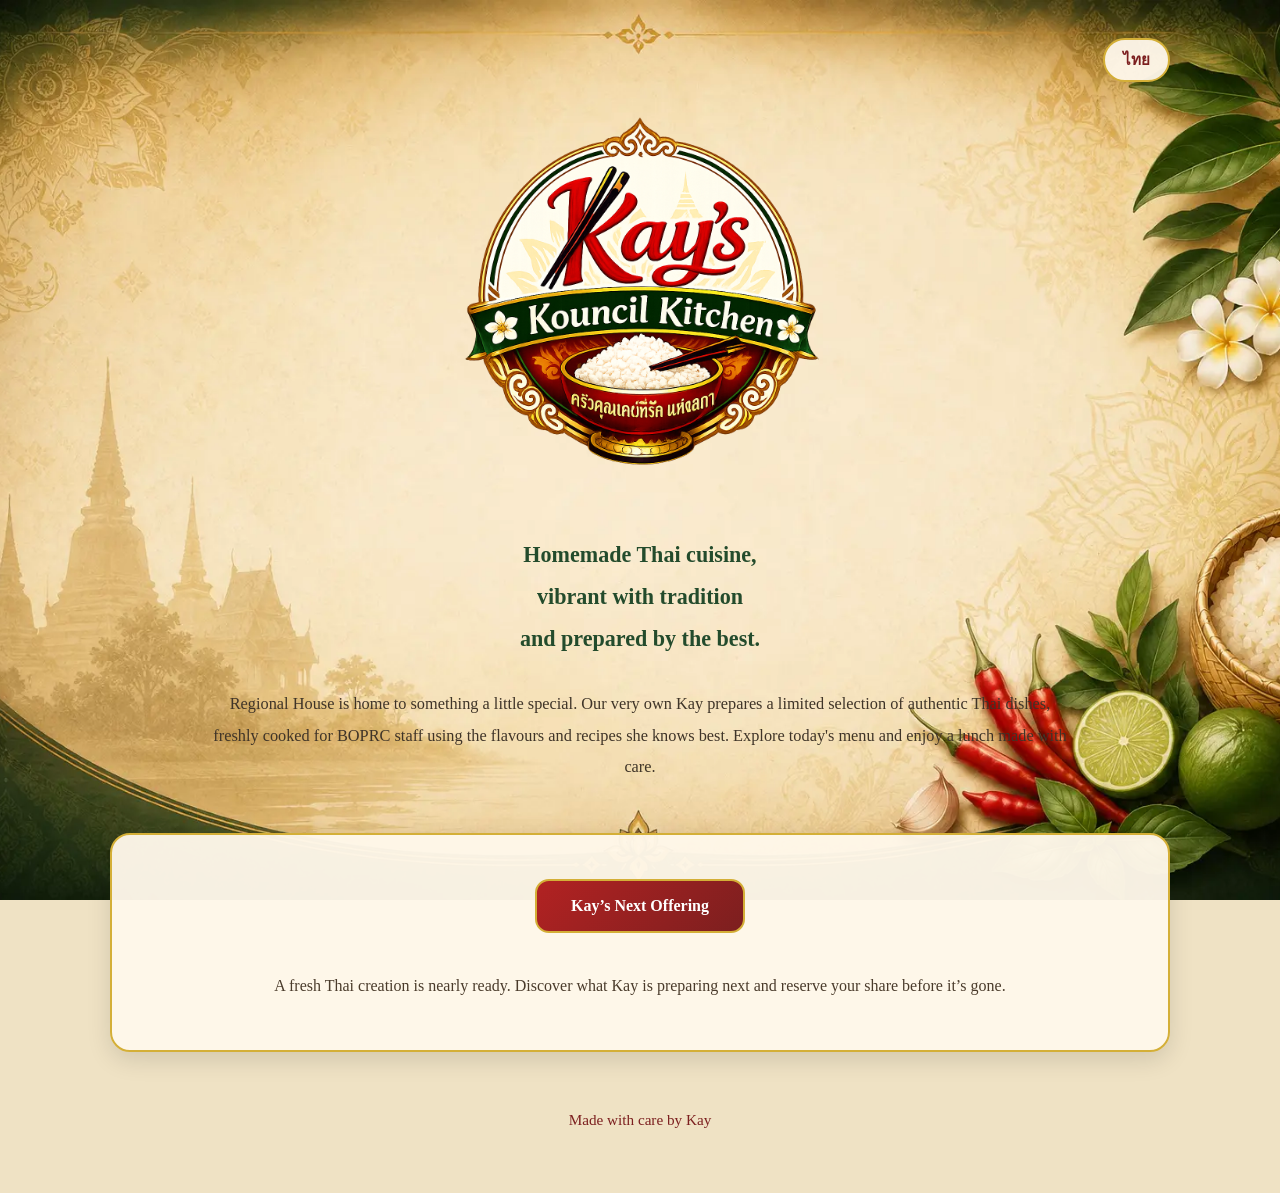
<file: public/index.html>
<!DOCTYPE html>
<html lang="en">
<head>
  <meta charset="UTF-8" />
  <meta name="viewport" content="width=device-width, initial-scale=1.0" />
  <title>Kay’s Kouncil Kitchen</title>
  <link rel="stylesheet" href="styles.css" />
</head>
<body>

  <main class="site-wrapper">

    <header class="hero">
      <div class="language-row">
        <a href="index-thai.html" class="language-button">ไทย</a>
      </div>

      <img src="assets/logo.png" alt="Kay’s Kouncil Kitchen logo" class="logo" />

      <p class="tagline">
        Homemade Thai cuisine,<br>
        vibrant with tradition<br>
        and prepared by the best.
      </p>

      <p class="subtagline">
        Regional House is home to something a little special. Our very own Kay
        prepares a limited selection of authentic Thai dishes, freshly cooked for
        BOPRC staff using the flavours and recipes she knows best. Explore today's
        menu and enjoy a lunch made with care.
      </p>
    </header>

    <section class="current-offer">
      <a class="order-button offering-button" href="dishes/thai-green-curry/">
        Kay’s Next Offering
      </a>

      <p class="description">
        A fresh Thai creation is nearly ready. Discover what Kay is preparing next
        and reserve your share before it’s gone.
      </p>
    </section>

    <footer>
      <p>Made with care by Kay</p>
    </footer>

  </main>

  <script src="script.js"></script>
</body>
</html>
</file>
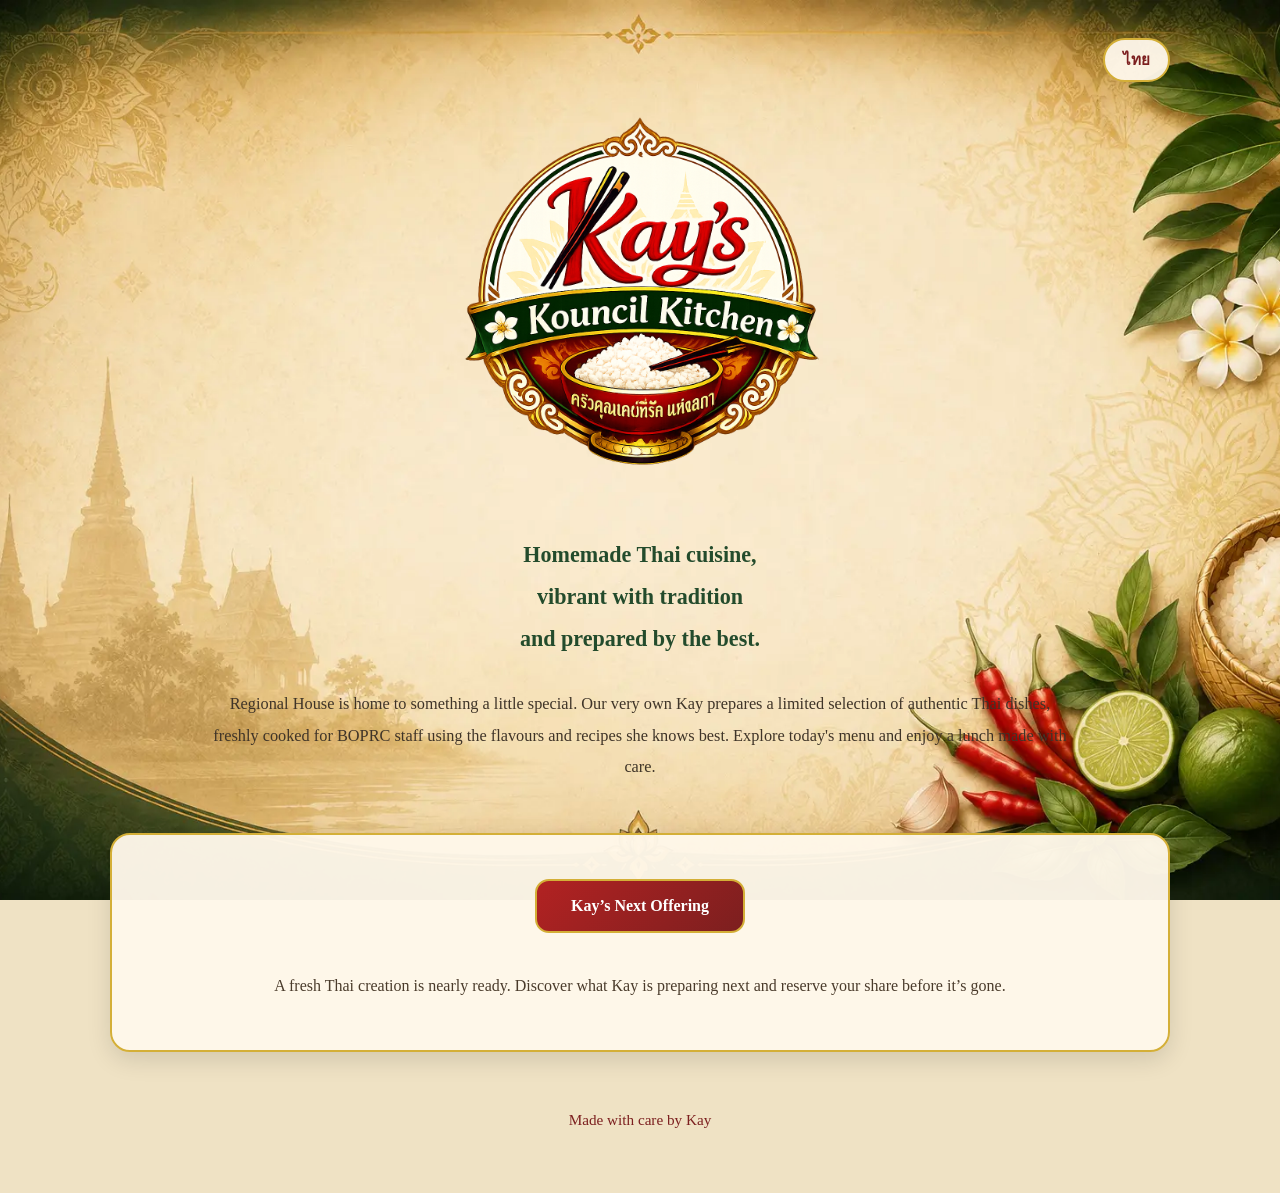
<file: kitchen/public/index.html>
<!DOCTYPE html>
<html lang="en">
<head>
  <meta charset="UTF-8" />
  <meta name="viewport" content="width=device-width, initial-scale=1.0" />
  <title>Kay’s Kouncil Kitchen</title>
  <link rel="stylesheet" href="styles.css" />
</head>
<body>

  <main class="site-wrapper">

    <header class="hero">
      <div class="language-row">
        <a href="index-thai.html" class="language-button">ไทย</a>
      </div>

      <img src="assets/logo.png" alt="Kay’s Kouncil Kitchen logo" class="logo" />

      <p class="tagline">
        Homemade Thai cuisine,<br>
        vibrant with tradition<br>
        and prepared by the best.
      </p>

      <p class="subtagline">
        Regional House is home to something a little special. Our very own Kay
        prepares a limited selection of authentic Thai dishes, freshly cooked for
        BOPRC staff using the flavours and recipes she knows best. Explore today's
        menu and enjoy a lunch made with care.
      </p>
    </header>

    <section class="current-offer">
      <a class="order-button offering-button" href="dishes/chicken-green-curry/">
        Kay’s Next Offering
      </a>

      <p class="description">
        A fresh Thai creation is nearly ready. Discover what Kay is preparing next
        and reserve your share before it’s gone.
      </p>
    </section>

    <footer>
      <p>Made with care by Kay</p>
    </footer>

  </main>

  <script src="script.js"></script>
</body>
</html>
</file>
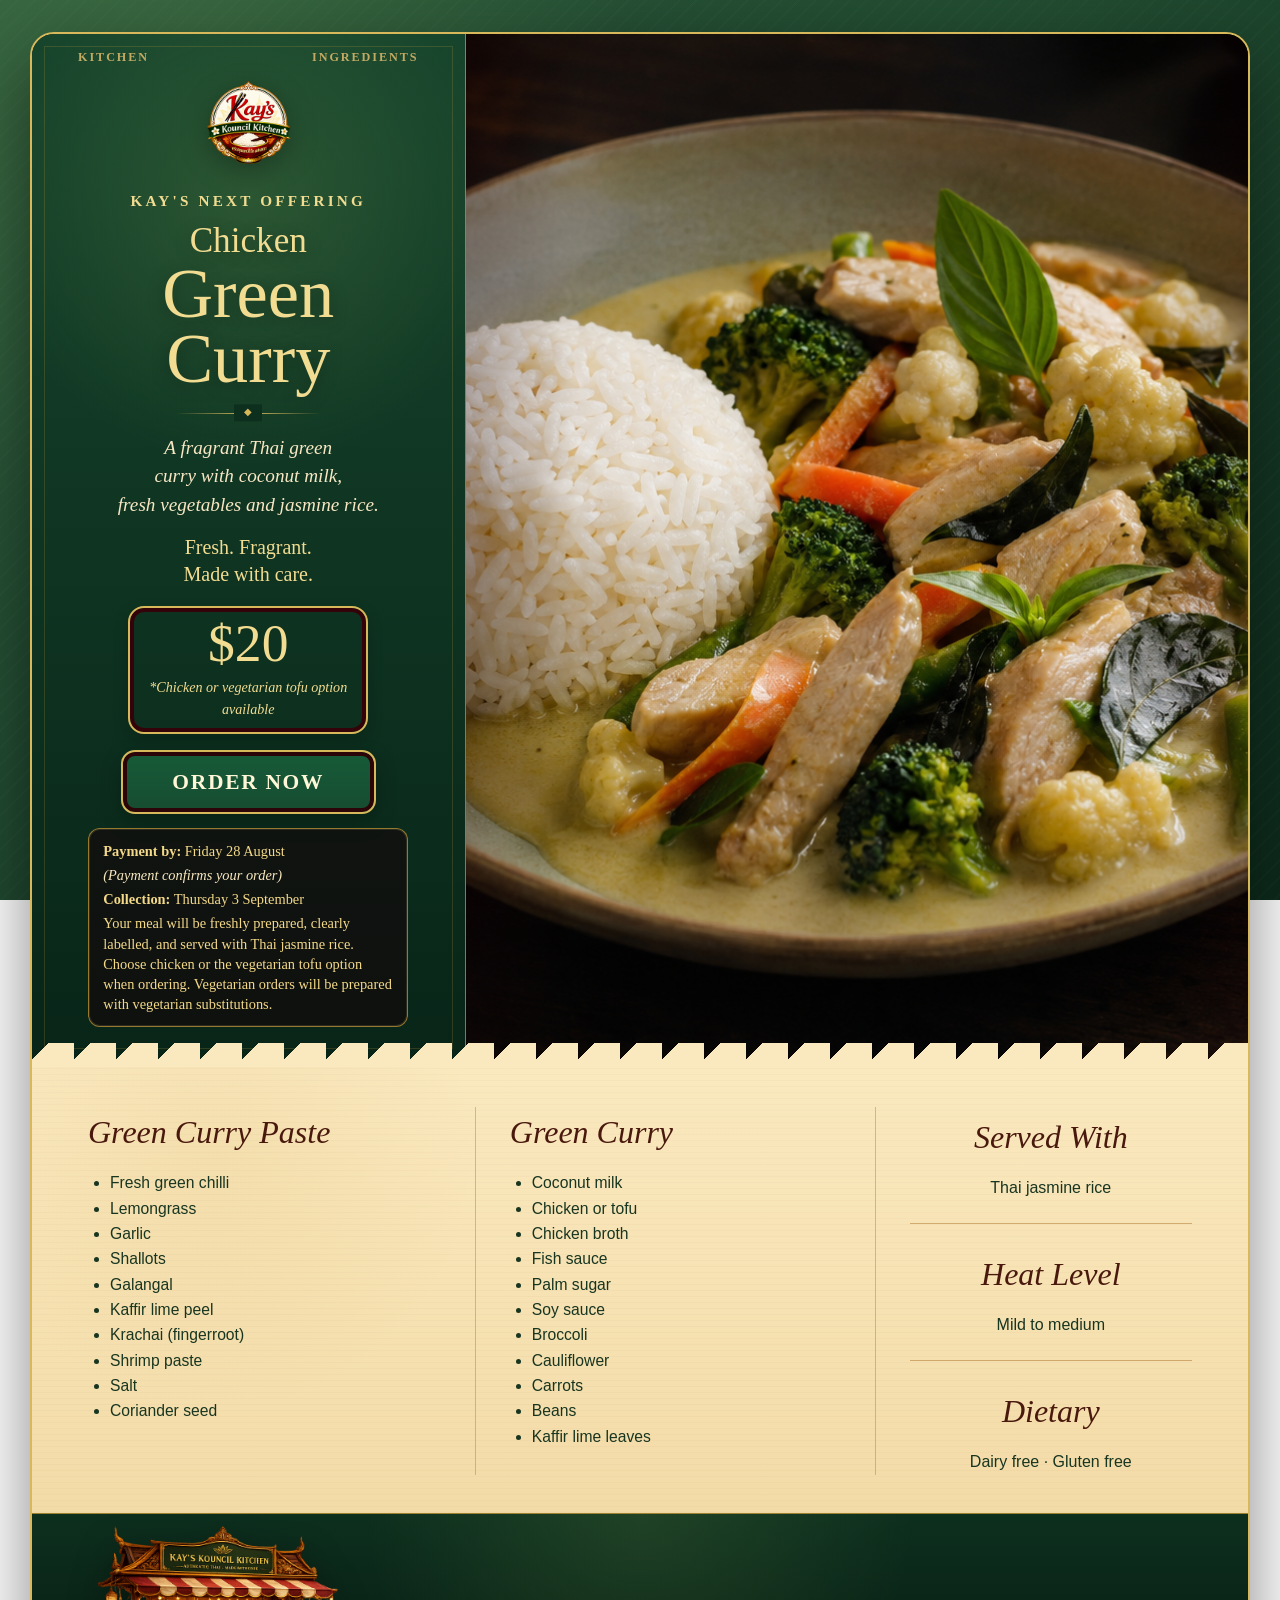
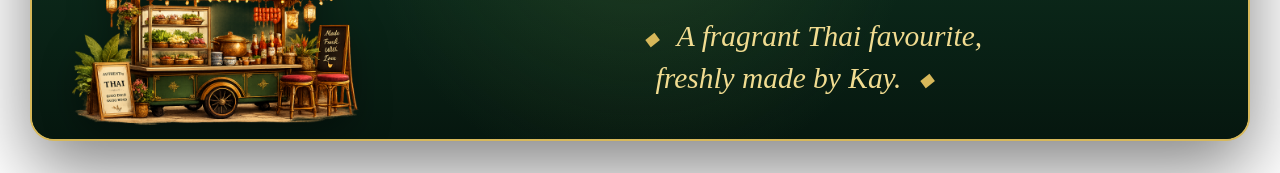
<file: public/dishes/chicken-green-curry/index.html>
<!DOCTYPE html>
<html lang="en">
<head>
  <meta charset="UTF-8" />
  <meta name="viewport" content="width=device-width, initial-scale=1.0" />
  <title>Chicken Green Curry | Kay’s Kouncil Kitchen</title>
  <link rel="stylesheet" href="../../styles.css" />
  <style>
    :root {
      --laksa-red: #173f2b;
      --laksa-red-deep: #071d13;
      --laksa-gold: #d7b85a;
      --laksa-gold-light: #f1dc91;
      --laksa-cream: #f5edcf;
      --laksa-green: #174c31;
      --laksa-ink: #183520;
    }

    body.laksa-page {
      margin: 0;
      min-height: 100vh;
      color: var(--laksa-cream);
      background:
        radial-gradient(circle at 15% 10%, rgba(85, 135, 71, 0.32), transparent 34%),
        radial-gradient(circle at 82% 8%, rgba(52, 105, 65, 0.24), transparent 32%),
        repeating-linear-gradient(135deg, rgba(255,255,255,0.014) 0 2px, transparent 2px 12px),
        linear-gradient(135deg, #315f3f 0%, #1e462e 45%, #0d2b1c 100%);
      background-attachment: fixed;
      font-family: Georgia, "Times New Roman", serif;
    }

    .laksa-shell {
      width: min(1220px, calc(100% - 32px));
      margin: 32px auto;
      overflow: hidden;
      border: 2px solid var(--laksa-gold);
      border-radius: 24px;
      background: var(--laksa-red-deep);
      box-shadow: 0 28px 70px rgba(0,0,0,.48);
    }

    .laksa-top {
      display: grid;
      grid-template-columns: minmax(330px, .82fr) minmax(520px, 1.48fr);
      min-height: 620px;
    }

    .laksa-intro {
      position: relative;
      padding: 14px 46px 34px;
      text-align: center;
      background:
        radial-gradient(circle at 50% 16%, rgba(107, 148, 76, .28), transparent 30%),
        linear-gradient(180deg, #16442c 0%, #082518 100%);
      border-right: 1px solid rgba(214,170,61,.65);
    }

    .laksa-intro::after {
      content: "";
      position: absolute;
      inset: 12px;
      pointer-events: none;
      border: 1px solid rgba(214,170,61,.18);
    }

    .laksa-nav {
      position: relative;
      z-index: 1;
      display: flex;
      justify-content: space-between;
      align-items: center;
      gap: 16px;
      margin-bottom: 10px;
      color: #d6b56a;
      font-size: .76rem;
      font-weight: 700;
      letter-spacing: .16em;
      text-transform: uppercase;
      opacity: .9;
    }

    .laksa-nav a {
      color: inherit;
      text-decoration: none;
      transition: color .2s ease;
    }

    .laksa-nav a:hover { color: #fff0a6; }

    .laksa-nav-right {
      text-align: right;
    }

    .laksa-logo {
      position: relative;
      z-index: 1;
      display: block;
      width: min(155px, 42%);
      height: auto;
      margin: 6px auto 16px;
      filter: drop-shadow(0 7px 14px rgba(0,0,0,.3));
    }

    .eyebrow {
      position: relative;
      z-index: 1;
      margin: 4px 0 10px;
      color: var(--laksa-gold-light);
      font-size: .95rem;
      font-weight: 700;
      letter-spacing: .21em;
      text-transform: uppercase;
    }

    .laksa-title {
      position: relative;
      z-index: 1;
      margin: 0;
      color: var(--laksa-gold-light);
      font-size: clamp(4.4rem, 7vw, 7.5rem);
      font-weight: 400;
      line-height: .9;
      text-shadow: 0 3px 18px rgba(0,0,0,.32);
    }

    .laksa-title-top,
    .laksa-title-bottom {
      display: block;
    }

    .laksa-title-top {
      font-size: .5em;
      line-height: 1;
      margin-bottom: .08em;
    }

    .curry-page .laksa-title {
      font-size: clamp(3.35rem, 5.5vw, 6rem);
      line-height: .92;
    }

    .curry-page .laksa-title-bottom {
      max-width: 6.5em;
      margin-inline: auto;
    }

    .laksa-flourish {
      position: relative;
      z-index: 1;
      width: 145px;
      height: 1px;
      margin: 22px auto 20px;
      background: linear-gradient(90deg, transparent, var(--laksa-gold), transparent);
    }

    .laksa-flourish::after {
      content: "◆";
      position: absolute;
      left: 50%;
      top: 50%;
      transform: translate(-50%, -52%);
      padding: 0 10px;
      color: var(--laksa-gold);
      background: #0d2f1e;
      font-size: .65rem;
    }

    .laksa-copy {
      position: relative;
      z-index: 1;
      max-width: 360px;
      margin: 0 auto 14px;
      color: #f8e7c3;
      font-size: 1.2rem;
      font-style: italic;
      line-height: 1.5;
      text-wrap: balance;
    }

    .laksa-hook {
      position: relative;
      z-index: 1;
      margin: 0 auto 18px;
      color: var(--laksa-gold-light);
      font-size: clamp(1.05rem, 2vw, 1.25rem);
      line-height: 1.35;
      text-align: center;
      font-weight: 500;
    }

    .laksa-price {
      position: relative;
      z-index: 1;
      width: min(240px, 100%);
      margin: 0 auto 16px;
      padding: 9px 18px 11px;
      border: 2px solid var(--laksa-gold);
      border-radius: 16px;
      box-shadow: inset 0 0 0 4px #340309, 0 6px 16px rgba(0,0,0,.18);
      color: var(--laksa-gold-light);
    }

    .laksa-price strong {
      display: block;
      font-size: 3.35rem;
      font-weight: 400;
      line-height: 1;
    }

    .laksa-price small {
      display: block;
      margin-top: 5px;
      font-size: .88rem;
      font-style: italic;
    }

    .laksa-order {
      position: relative;
      z-index: 1;
      display: block;
      width: min(255px, 100%);
      margin: 0 auto;
      padding: 13px 20px;
      border: 2px solid var(--laksa-gold);
      border-radius: 14px;
      background: linear-gradient(180deg, #165b38, var(--laksa-green));
      color: #fff7d8;
      text-decoration: none;
      font-size: 1.34rem;
      font-weight: 700;
      letter-spacing: .08em;
      text-transform: uppercase;
      box-shadow: inset 0 0 0 4px #2b0508, 0 8px 20px rgba(0,0,0,.25);
      transition: transform .2s ease, filter .2s ease;
    }

    .laksa-order:hover {
      transform: translateY(-2px);
      filter: brightness(1.12);
    }

    .laksa-order-info {
      position: relative;
      z-index: 1;
      width: min(320px, 100%);
      margin: 14px auto 0;
      padding: 12px 14px;
      border: 1px solid rgba(214,170,61,.68);
      border-radius: 12px;
      background: rgba(20, 6, 10, 0.62);
      box-shadow: inset 0 0 0 1px rgba(255, 227, 146, 0.12);
      color: #f4d989;
      text-align: left;
      font-size: .9rem;
      line-height: 1.4;
    }

    .laksa-order-info p {
      margin: 0;
    }

    .laksa-order-info p + p {
      margin-top: 4px;
    }

    .laksa-order-info .order-note {
      color: #f8e7be;
      font-style: italic;
    }

    .laksa-photo-wrap {
      position: relative;
      min-height: 620px;
      overflow: hidden;
      background: #160d07;
    }

    .laksa-photo-wrap::after {
      content: "";
      position: absolute;
      inset: 0;
      pointer-events: none;
      background: linear-gradient(90deg, rgba(25,2,5,.25), transparent 14%, transparent 88%, rgba(25,2,5,.2));
    }

    .laksa-photo {
      width: 100%;
      height: 100%;
      min-height: 620px;
      display: block;
      object-fit: cover;
      object-position: center;
    }

    .ingredients-panel {
      position: relative;
      display: grid;
      grid-template-columns: 1.12fr 1.12fr .92fr;
      gap: 0;
      padding: 46px 44px 38px;
      color: var(--laksa-ink);
      background:
        radial-gradient(circle at 15% 20%, rgba(198,142,45,.09), transparent 24%),
        repeating-linear-gradient(0deg, rgba(89,42,9,.025) 0 1px, transparent 1px 6px),
        linear-gradient(180deg, #fae9bf, #f3dba7);
    }

    .ingredients-panel::before {
      content: "";
      position: absolute;
      left: 0;
      right: 0;
      top: -18px;
      height: 24px;
      background: linear-gradient(135deg, transparent 12px, #fae9bf 0) 0 0/42px 24px repeat-x;
    }

    .ingredient-column {
      padding: 0 34px;
      border-right: 1px solid rgba(162,101,28,.38);
    }

    .ingredient-column:first-child { padding-left: 12px; }
    .ingredient-column:last-child {
      border-right: 0;
      padding-right: 12px;
    }

    .ingredient-column h2,
    .mini-block h2 {
      margin: 0 0 13px;
      color: #4a190e;
      font-size: 2rem;
      font-style: italic;
      font-weight: 400;
    }

    .ingredient-column ul {
      margin: 0;
      padding-left: 22px;
      font-family: Arial, Helvetica, sans-serif;
      font-size: .98rem;
      line-height: 1.55;
    }

    .ingredient-column li { margin: 1px 0; }

    .mini-block {
      text-align: center;
      padding: 5px 4px 22px;
      border-bottom: 1px solid rgba(162,101,28,.45);
      margin-bottom: 20px;
    }

    .mini-block:last-child {
      margin-bottom: 0;
      border-bottom: 0;
      padding-bottom: 0;
    }

    .mini-block p {
      margin: 0;
      font-family: Arial, Helvetica, sans-serif;
      font-size: 1rem;
      line-height: 1.55;
    }

    .laksa-signature {
      display: grid;
      grid-template-columns: minmax(220px, 330px) 1fr;
      align-items: end;
      gap: 26px;
      padding: 18px 36px 12px;
      background:
        radial-gradient(circle at 50% 0%, rgba(97,137,65,.22), transparent 42%),
        linear-gradient(180deg, #0d2f1e, #06170f);
      border-top: 1px solid rgba(214,170,61,.72);
    }

    .laksa-cart {
      width: 100%;
      max-width: 310px;
      margin-top: -12px;
      filter: drop-shadow(0 13px 18px rgba(0,0,0,.4));
    }

    .laksa-tagline {
      position: relative;
      margin: 0;
      max-width: 760px;
      padding: 22px 0 28px;
      color: var(--laksa-gold-light);
      text-align: center;
      font-size: clamp(1.35rem, 2.3vw, 2rem);
      font-style: italic;
      line-height: 1.4;
      text-wrap: balance;
    }

    .laksa-tagline::before,
    .laksa-tagline::after {
      content: "◆";
      display: inline-block;
      margin: 0 18px;
      color: var(--laksa-gold);
      font-size: .65em;
      vertical-align: middle;
    }

    @media (max-width: 900px) {
      .laksa-shell { width: min(760px, calc(100% - 20px)); margin: 12px auto 24px; }
      .laksa-top { grid-template-columns: 1fr; }
      .laksa-intro { border-right: 0; border-bottom: 1px solid rgba(214,170,61,.65); }
      .laksa-photo-wrap, .laksa-photo { min-height: 430px; }
      .ingredients-panel { grid-template-columns: 1fr 1fr; row-gap: 34px; }
      .ingredient-column:nth-child(2) { border-right: 0; }
      .ingredient-column:last-child { grid-column: 1 / -1; border-top: 1px solid rgba(162,101,28,.3); padding-top: 28px; }
      .laksa-signature { grid-template-columns: 1fr; justify-items: center; }
      .laksa-cart { max-width: 280px; }
      .laksa-tagline { padding-top: 0; }
    }

    @media (max-width: 580px) {
      .laksa-shell { width: 100%; margin: 0; border-left: 0; border-right: 0; border-radius: 0; }
      .laksa-intro { padding: 14px 24px 30px; }
      .laksa-nav { font-size: .72rem; }
      .laksa-logo { width: 120px; }
      .laksa-title { font-size: 4.8rem; }
      .curry-page .laksa-title { font-size: clamp(3.2rem, 14vw, 4.5rem); }
      .laksa-copy { font-size: 1.05rem; }
      .laksa-order-info { font-size: .84rem; }
      .laksa-photo-wrap, .laksa-photo { min-height: 330px; }
      .ingredients-panel { grid-template-columns: 1fr; padding: 42px 26px 32px; }
      .ingredient-column,
      .ingredient-column:first-child,
      .ingredient-column:last-child {
        padding: 0 0 28px;
        margin-bottom: 28px;
        border-right: 0;
        border-bottom: 1px solid rgba(162,101,28,.35);
      }
      .ingredient-column:last-child { grid-column: auto; border-top: 0; margin-bottom: 0; }
      .laksa-signature { padding: 20px 22px 24px; }
      .laksa-tagline::before,
      .laksa-tagline::after { display: none; }
    }
  </style>
</head>
<body class="laksa-page curry-page">
  <main class="laksa-shell">
    <section class="laksa-top">
      <div class="laksa-intro">
        <nav class="laksa-nav" aria-label="Dish navigation">
          <a href="../../index.html">Kitchen</a>
          <a href="#ingredients" class="laksa-nav-right">Ingredients</a>
        </nav>

        <img src="../../assets/logo.png" alt="Kay’s Kouncil Kitchen" class="laksa-logo" />
        <p class="eyebrow">KAY'S NEXT OFFERING</p>
        <h1 class="laksa-title"><span class="laksa-title-top">Chicken</span><span class="laksa-title-bottom">Green Curry</span></h1>
        <div class="laksa-flourish" aria-hidden="true"></div>

        <p class="laksa-copy">
          A fragrant Thai green curry with coconut milk,<br>fresh vegetables and jasmine rice.
        </p>

        <p class="laksa-hook">Fresh. Fragrant.<br>Made with care.</p>

        <div class="laksa-price">
          <strong>$20</strong>
          <small>*Chicken or vegetarian tofu option available</small>
        </div>

        <a
          class="laksa-order"
          href="mailto:kayskouncilkitchen@gmail.com?subject=Kay%27s%20Kouncil%20Kitchen%20Order%20-%20Chicken%20Green%20Curry&body=Hi%20Kay,%0D%0A%0D%0AI%20would%20like%20to%20order%20Chicken%20Green%20Curry!%0D%0A%0D%0AName:%0D%0AQuantity:%0D%0AProtein%20(Chicken/Vegetarian%20Tofu):%0D%0A%0D%0AI%20will%20pay%20Robert%20%2420%20per%20serve%20at%20reception%20by%20Friday%2028%20August.%0D%0A%0D%0AThank%20you!"
        >Order Now</a>

        <div class="laksa-order-info" aria-label="Order and pickup details">
          <p><strong>Payment by:</strong> Friday 28 August</p>
          <p class="order-note">(Payment confirms your order)</p>
            <p><strong>Collection:</strong> Thursday 3 September</p>
            <p>
              Your meal will be freshly prepared, clearly labelled, and served with Thai jasmine rice. Choose chicken or the vegetarian tofu option when ordering. Vegetarian orders will be prepared with vegetarian substitutions.
            </p>
        </div>
      </div>

      <div class="laksa-photo-wrap">
        <img src="chicken-green-curry.png" alt="Kay’s chicken green curry with jasmine rice, broccoli, cauliflower, carrots and beans" class="laksa-photo" />
      </div>
    </section>

    <section class="ingredients-panel" id="ingredients">
      <article class="ingredient-column">
        <h2>Green Curry Paste</h2>
        <ul>
          <li>Fresh green chilli</li>
          <li>Lemongrass</li>
          <li>Garlic</li>
          <li>Shallots</li>
          <li>Galangal</li>
          <li>Kaffir lime peel</li>
          <li>Krachai (fingerroot)</li>
          <li>Shrimp paste</li>
          <li>Salt</li>
          <li>Coriander seed</li>
        </ul>
      </article>

      <article class="ingredient-column">
        <h2>Green Curry</h2>
        <ul>
          <li>Coconut milk</li>
          <li>Chicken or tofu</li>
          <li>Chicken broth</li>
          <li>Fish sauce</li>
          <li>Palm sugar</li>
          <li>Soy sauce</li>
          <li>Broccoli</li>
          <li>Cauliflower</li>
          <li>Carrots</li>
          <li>Beans</li>
          <li>Kaffir lime leaves</li>
        </ul>
      </article>

      <article class="ingredient-column">
        <div class="mini-block">
          <h2>Served With</h2>
          <p>Thai jasmine rice</p>
        </div>
        <div class="mini-block">
          <h2>Heat Level</h2>
          <p>Mild to medium</p>
        </div>
        <div class="mini-block">
          <h2>Dietary</h2>
          <p>Dairy free · Gluten free</p>
        </div>
      </article>
    </section>

    <section class="laksa-signature" aria-label="Kay’s Kitchen signature">
      <img src="../../assets/cart.png" alt="Kay’s Kouncil Kitchen Thai street cart" class="laksa-cart" />
      <p class="laksa-tagline">A fragrant Thai favourite,<br>freshly made by Kay.</p>
    </section>
  </main>
</body>
</html>
</file>
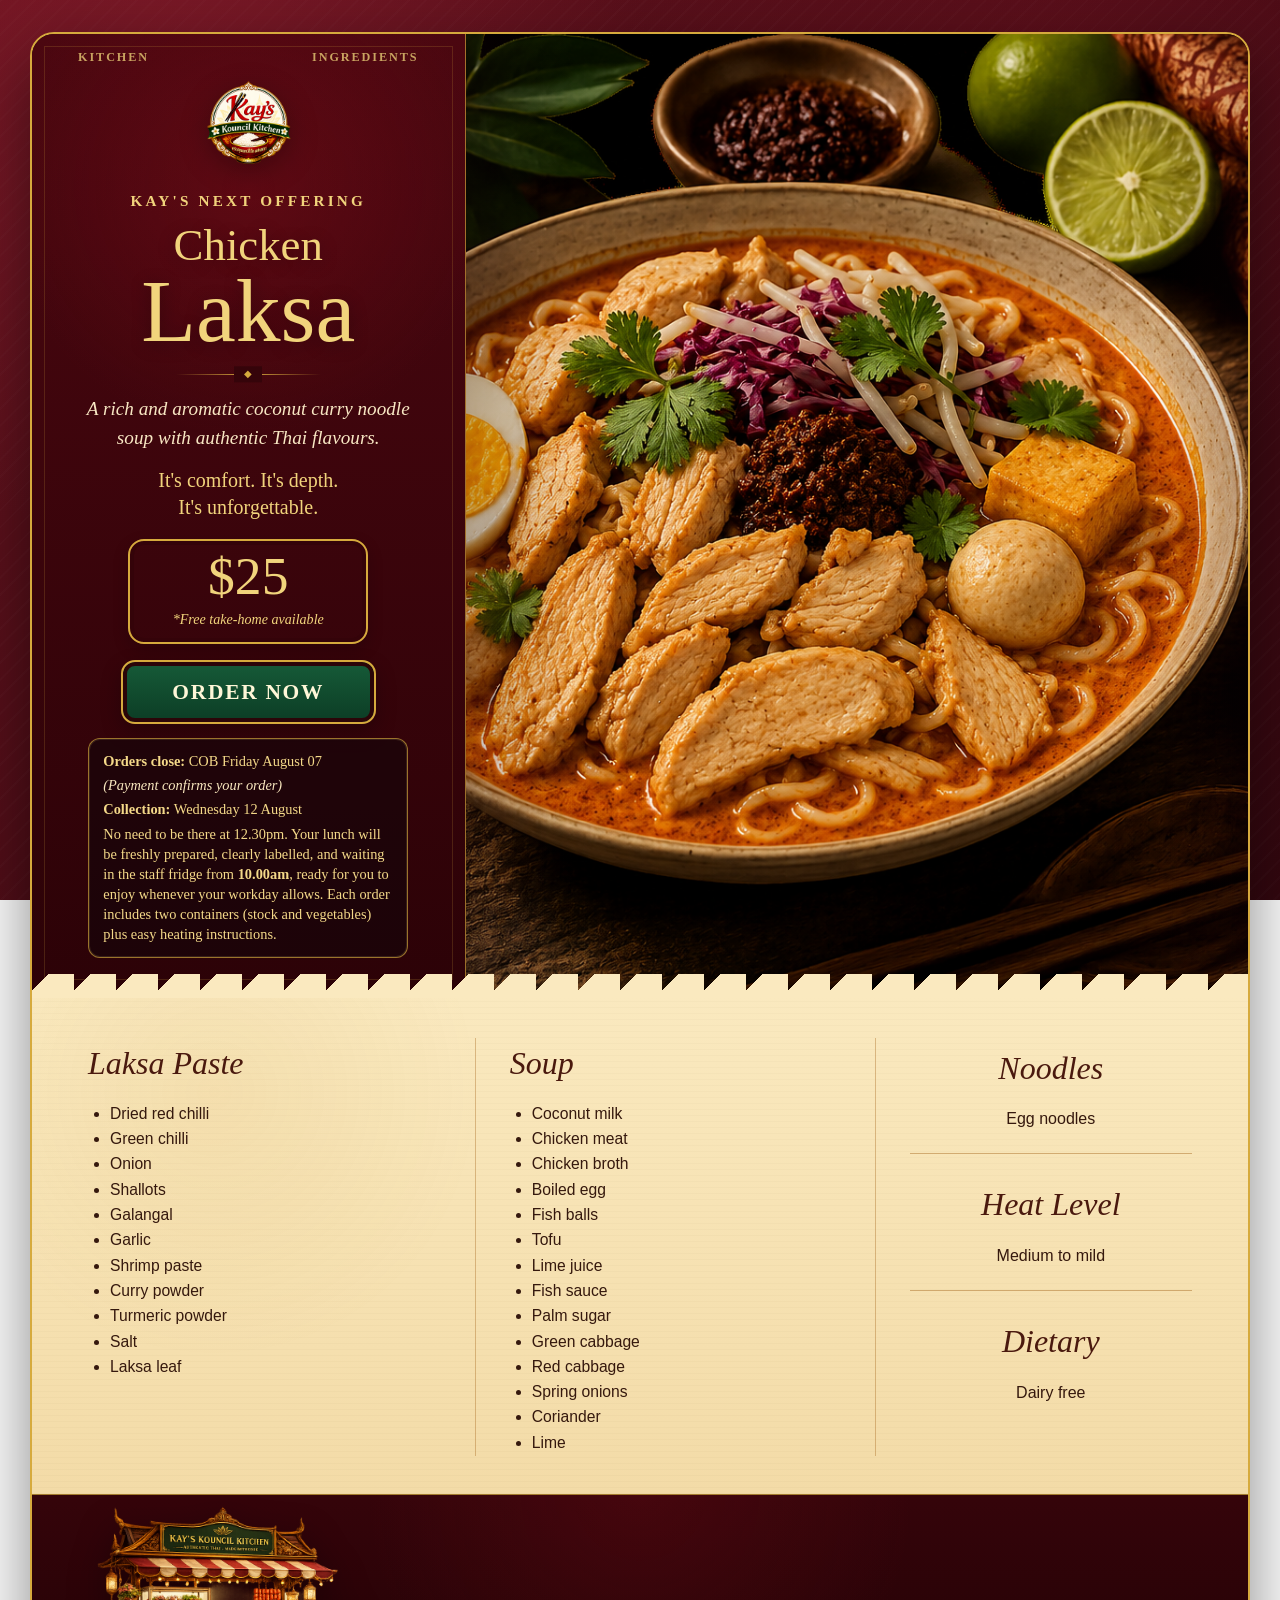
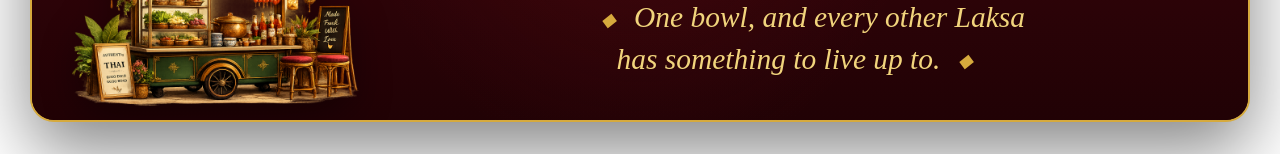
<file: public/dishes/laksa/index.html>
<!DOCTYPE html>
<html lang="en">
<head>
  <meta charset="UTF-8" />
  <meta name="viewport" content="width=device-width, initial-scale=1.0" />
  <title>Laksa | Kay’s Kouncil Kitchen</title>
  <link rel="stylesheet" href="../../styles.css" />
  <style>
    :root {
      --laksa-red: #3b050b;
      --laksa-red-deep: #1d0205;
      --laksa-gold: #d6aa3d;
      --laksa-gold-light: #f1d47c;
      --laksa-cream: #f7e6bd;
      --laksa-green: #0c3d25;
      --laksa-ink: #35180d;
    }

    body.laksa-page {
      margin: 0;
      min-height: 100vh;
      color: var(--laksa-cream);
      background:
        radial-gradient(circle at 15% 10%, rgba(170, 38, 58, 0.32), transparent 34%),
        radial-gradient(circle at 82% 8%, rgba(140, 24, 40, 0.24), transparent 32%),
        repeating-linear-gradient(135deg, rgba(255,255,255,0.014) 0 2px, transparent 2px 12px),
        linear-gradient(135deg, #6a1420 0%, #4e0d17 45%, #33070f 100%);
      background-attachment: fixed;
      font-family: Georgia, "Times New Roman", serif;
    }

    .laksa-shell {
      width: min(1220px, calc(100% - 32px));
      margin: 32px auto;
      overflow: hidden;
      border: 2px solid var(--laksa-gold);
      border-radius: 24px;
      background: var(--laksa-red-deep);
      box-shadow: 0 28px 70px rgba(0,0,0,.48);
    }

    .laksa-top {
      display: grid;
      grid-template-columns: minmax(330px, .82fr) minmax(520px, 1.48fr);
      min-height: 620px;
    }

    .laksa-intro {
      position: relative;
      padding: 14px 46px 34px;
      text-align: center;
      background:
        radial-gradient(circle at 50% 16%, rgba(156, 18, 30, .28), transparent 30%),
        linear-gradient(180deg, #4b0710 0%, #2c0207 100%);
      border-right: 1px solid rgba(214,170,61,.65);
    }

    .laksa-intro::after {
      content: "";
      position: absolute;
      inset: 12px;
      pointer-events: none;
      border: 1px solid rgba(214,170,61,.18);
    }

    .laksa-nav {
      position: relative;
      z-index: 1;
      display: flex;
      justify-content: space-between;
      align-items: center;
      gap: 16px;
      margin-bottom: 10px;
      color: #d6b56a;
      font-size: .76rem;
      font-weight: 700;
      letter-spacing: .16em;
      text-transform: uppercase;
      opacity: .9;
    }

    .laksa-nav a {
      color: inherit;
      text-decoration: none;
      transition: color .2s ease;
    }

    .laksa-nav a:hover { color: #fff0a6; }

    .laksa-nav-right {
      text-align: right;
    }

    .laksa-logo {
      position: relative;
      z-index: 1;
      display: block;
      width: min(155px, 42%);
      height: auto;
      margin: 6px auto 16px;
      filter: drop-shadow(0 7px 14px rgba(0,0,0,.3));
    }

    .eyebrow {
      position: relative;
      z-index: 1;
      margin: 4px 0 10px;
      color: var(--laksa-gold-light);
      font-size: .95rem;
      font-weight: 700;
      letter-spacing: .21em;
      text-transform: uppercase;
    }

    .laksa-title {
      position: relative;
      z-index: 1;
      margin: 0;
      color: var(--laksa-gold-light);
      font-size: clamp(4.4rem, 7vw, 7.5rem);
      font-weight: 400;
      line-height: .9;
      text-shadow: 0 3px 18px rgba(0,0,0,.32);
    }

    .laksa-title-top,
    .laksa-title-bottom {
      display: block;
    }

    .laksa-title-top {
      font-size: .5em;
      line-height: 1;
      margin-bottom: .08em;
    }

    .laksa-flourish {
      position: relative;
      z-index: 1;
      width: 145px;
      height: 1px;
      margin: 22px auto 20px;
      background: linear-gradient(90deg, transparent, var(--laksa-gold), transparent);
    }

    .laksa-flourish::after {
      content: "◆";
      position: absolute;
      left: 50%;
      top: 50%;
      transform: translate(-50%, -52%);
      padding: 0 10px;
      color: var(--laksa-gold);
      background: #35040a;
      font-size: .65rem;
    }

    .laksa-copy {
      position: relative;
      z-index: 1;
      max-width: 360px;
      margin: 0 auto 14px;
      color: #f8e7c3;
      font-size: 1.2rem;
      font-style: italic;
      line-height: 1.5;
      text-wrap: balance;
    }

    .laksa-hook {
      position: relative;
      z-index: 1;
      margin: 0 auto 18px;
      color: var(--laksa-gold-light);
      font-size: clamp(1.05rem, 2vw, 1.25rem);
      line-height: 1.35;
      text-align: center;
      font-weight: 500;
    }

    .laksa-price {
      position: relative;
      z-index: 1;
      width: min(240px, 100%);
      margin: 0 auto 16px;
      padding: 9px 18px 11px;
      border: 2px solid var(--laksa-gold);
      border-radius: 16px;
      box-shadow: inset 0 0 0 4px #340309, 0 6px 16px rgba(0,0,0,.18);
      color: var(--laksa-gold-light);
    }

    .laksa-price strong {
      display: block;
      font-size: 3.35rem;
      font-weight: 400;
      line-height: 1;
    }

    .laksa-price small {
      display: block;
      margin-top: 5px;
      font-size: .88rem;
      font-style: italic;
    }

    .laksa-order {
      position: relative;
      z-index: 1;
      display: block;
      width: min(255px, 100%);
      margin: 0 auto;
      padding: 13px 20px;
      border: 2px solid var(--laksa-gold);
      border-radius: 14px;
      background: linear-gradient(180deg, #165b38, var(--laksa-green));
      color: #fff7d8;
      text-decoration: none;
      font-size: 1.34rem;
      font-weight: 700;
      letter-spacing: .08em;
      text-transform: uppercase;
      box-shadow: inset 0 0 0 4px #2b0508, 0 8px 20px rgba(0,0,0,.25);
      transition: transform .2s ease, filter .2s ease;
    }

    .laksa-order:hover {
      transform: translateY(-2px);
      filter: brightness(1.12);
    }

    .laksa-order-info {
      position: relative;
      z-index: 1;
      width: min(320px, 100%);
      margin: 14px auto 0;
      padding: 12px 14px;
      border: 1px solid rgba(214,170,61,.68);
      border-radius: 12px;
      background: rgba(20, 6, 10, 0.62);
      box-shadow: inset 0 0 0 1px rgba(255, 227, 146, 0.12);
      color: #f4d989;
      text-align: left;
      font-size: .9rem;
      line-height: 1.4;
    }

    .laksa-order-info p {
      margin: 0;
    }

    .laksa-order-info p + p {
      margin-top: 4px;
    }

    .laksa-order-info .order-note {
      color: #f8e7be;
      font-style: italic;
    }

    .laksa-photo-wrap {
      position: relative;
      min-height: 620px;
      overflow: hidden;
      background: #160d07;
    }

    .laksa-photo-wrap::after {
      content: "";
      position: absolute;
      inset: 0;
      pointer-events: none;
      background: linear-gradient(90deg, rgba(25,2,5,.25), transparent 14%, transparent 88%, rgba(25,2,5,.2));
    }

    .laksa-photo {
      width: 100%;
      height: 100%;
      min-height: 620px;
      display: block;
      object-fit: cover;
      object-position: center;
    }

    .ingredients-panel {
      position: relative;
      display: grid;
      grid-template-columns: 1.12fr 1.12fr .92fr;
      gap: 0;
      padding: 46px 44px 38px;
      color: var(--laksa-ink);
      background:
        radial-gradient(circle at 15% 20%, rgba(198,142,45,.09), transparent 24%),
        repeating-linear-gradient(0deg, rgba(89,42,9,.025) 0 1px, transparent 1px 6px),
        linear-gradient(180deg, #fae9bf, #f3dba7);
    }

    .ingredients-panel::before {
      content: "";
      position: absolute;
      left: 0;
      right: 0;
      top: -18px;
      height: 24px;
      background: linear-gradient(135deg, transparent 12px, #fae9bf 0) 0 0/42px 24px repeat-x;
    }

    .ingredient-column {
      padding: 0 34px;
      border-right: 1px solid rgba(162,101,28,.38);
    }

    .ingredient-column:first-child { padding-left: 12px; }
    .ingredient-column:last-child {
      border-right: 0;
      padding-right: 12px;
    }

    .ingredient-column h2,
    .mini-block h2 {
      margin: 0 0 13px;
      color: #4a190e;
      font-size: 2rem;
      font-style: italic;
      font-weight: 400;
    }

    .ingredient-column ul {
      margin: 0;
      padding-left: 22px;
      font-family: Arial, Helvetica, sans-serif;
      font-size: .98rem;
      line-height: 1.55;
    }

    .ingredient-column li { margin: 1px 0; }

    .mini-block {
      text-align: center;
      padding: 5px 4px 22px;
      border-bottom: 1px solid rgba(162,101,28,.45);
      margin-bottom: 20px;
    }

    .mini-block:last-child {
      margin-bottom: 0;
      border-bottom: 0;
      padding-bottom: 0;
    }

    .mini-block p {
      margin: 0;
      font-family: Arial, Helvetica, sans-serif;
      font-size: 1rem;
      line-height: 1.55;
    }

    .laksa-signature {
      display: grid;
      grid-template-columns: minmax(220px, 330px) 1fr;
      align-items: end;
      gap: 26px;
      padding: 18px 36px 12px;
      background:
        radial-gradient(circle at 50% 0%, rgba(129,16,26,.22), transparent 42%),
        linear-gradient(180deg, #35040a, #210205);
      border-top: 1px solid rgba(214,170,61,.72);
    }

    .laksa-cart {
      width: 100%;
      max-width: 310px;
      margin-top: -12px;
      filter: drop-shadow(0 13px 18px rgba(0,0,0,.4));
    }

    .laksa-tagline {
      position: relative;
      margin: 0;
      max-width: 760px;
      padding: 22px 0 28px;
      color: var(--laksa-gold-light);
      text-align: center;
      font-size: clamp(1.35rem, 2.3vw, 2rem);
      font-style: italic;
      line-height: 1.4;
      text-wrap: balance;
    }

    .laksa-tagline::before,
    .laksa-tagline::after {
      content: "◆";
      display: inline-block;
      margin: 0 18px;
      color: var(--laksa-gold);
      font-size: .65em;
      vertical-align: middle;
    }

    @media (max-width: 900px) {
      .laksa-shell { width: min(760px, calc(100% - 20px)); margin: 12px auto 24px; }
      .laksa-top { grid-template-columns: 1fr; }
      .laksa-intro { border-right: 0; border-bottom: 1px solid rgba(214,170,61,.65); }
      .laksa-photo-wrap, .laksa-photo { min-height: 430px; }
      .ingredients-panel { grid-template-columns: 1fr 1fr; row-gap: 34px; }
      .ingredient-column:nth-child(2) { border-right: 0; }
      .ingredient-column:last-child { grid-column: 1 / -1; border-top: 1px solid rgba(162,101,28,.3); padding-top: 28px; }
      .laksa-signature { grid-template-columns: 1fr; justify-items: center; }
      .laksa-cart { max-width: 280px; }
      .laksa-tagline { padding-top: 0; }
    }

    @media (max-width: 580px) {
      .laksa-shell { width: 100%; margin: 0; border-left: 0; border-right: 0; border-radius: 0; }
      .laksa-intro { padding: 14px 24px 30px; }
      .laksa-nav { font-size: .72rem; }
      .laksa-logo { width: 120px; }
      .laksa-title { font-size: 4.8rem; }
      .laksa-copy { font-size: 1.05rem; }
      .laksa-order-info { font-size: .84rem; }
      .laksa-photo-wrap, .laksa-photo { min-height: 330px; }
      .ingredients-panel { grid-template-columns: 1fr; padding: 42px 26px 32px; }
      .ingredient-column,
      .ingredient-column:first-child,
      .ingredient-column:last-child {
        padding: 0 0 28px;
        margin-bottom: 28px;
        border-right: 0;
        border-bottom: 1px solid rgba(162,101,28,.35);
      }
      .ingredient-column:last-child { grid-column: auto; border-top: 0; margin-bottom: 0; }
      .laksa-signature { padding: 20px 22px 24px; }
      .laksa-tagline::before,
      .laksa-tagline::after { display: none; }
    }
  </style>
</head>
<body class="laksa-page">
  <main class="laksa-shell">
    <section class="laksa-top">
      <div class="laksa-intro">
        <nav class="laksa-nav" aria-label="Dish navigation">
          <a href="../../index.html">Kitchen</a>
          <a href="#ingredients" class="laksa-nav-right">Ingredients</a>
        </nav>

        <img src="../../assets/logo.png" alt="Kay’s Kouncil Kitchen" class="laksa-logo" />
        <p class="eyebrow">KAY'S NEXT OFFERING</p>
        <h1 class="laksa-title"><span class="laksa-title-top">Chicken</span><span class="laksa-title-bottom">Laksa</span></h1>
        <div class="laksa-flourish" aria-hidden="true"></div>

        <p class="laksa-copy">
          A rich and aromatic coconut curry noodle<br>soup with authentic Thai flavours.
        </p>

        <p class="laksa-hook">It's comfort. It's depth.<br>It's unforgettable.</p>

        <div class="laksa-price">
          <strong>$25</strong>
          <small>*Free take-home available</small>
        </div>

        <a
          class="laksa-order"
          href="mailto:kayskouncilkitchen@gmail.com?subject=Kay%27s%20Kouncil%20Kitchen%20Order%20-%20Chicken%20Laksa&body=Hi%20Kay,%0D%0A%0D%0AI%20would%20like%20to%20order%20your%20unforgettable%20Chicken%20Laksa!%0D%0A%0D%0AName:%0D%0AQuantity:%0D%0ATake-home%20Pack%20(Yes/No):%0D%0A%0D%0AI%20will%20pay%20Robert%20%2425%20per%20serve%20at%20reception%20shortly.%0D%0A%0D%0AThank%20you!"
        >Order Now</a>

        <div class="laksa-order-info" aria-label="Order and pickup details">
          <p><strong>Orders close:</strong> COB Friday August 07</p>
          <p class="order-note">(Payment confirms your order)</p>
            <p><strong>Collection:</strong> Wednesday 12 August</p>
            <p>
              No need to be there at 12.30pm. Your lunch will be freshly prepared, clearly labelled, and waiting in the staff fridge from <strong>10.00am</strong>, ready for you to enjoy whenever your workday allows. Each order includes two containers (stock and vegetables) plus easy heating instructions.
            </p>
        </div>
      </div>

      <div class="laksa-photo-wrap">
        <img src="laksa.png" alt="Kay’s chicken laksa with egg noodles, tofu, fish balls, cabbage, coriander and lime" class="laksa-photo" />
      </div>
    </section>

    <section class="ingredients-panel" id="ingredients">
      <article class="ingredient-column">
        <h2>Laksa Paste</h2>
        <ul>
          <li>Dried red chilli</li>
          <li>Green chilli</li>
          <li>Onion</li>
          <li>Shallots</li>
          <li>Galangal</li>
          <li>Garlic</li>
          <li>Shrimp paste</li>
          <li>Curry powder</li>
          <li>Turmeric powder</li>
          <li>Salt</li>
          <li>Laksa leaf</li>
        </ul>
      </article>

      <article class="ingredient-column">
        <h2>Soup</h2>
        <ul>
          <li>Coconut milk</li>
          <li>Chicken meat</li>
          <li>Chicken broth</li>
          <li>Boiled egg</li>
          <li>Fish balls</li>
          <li>Tofu</li>
          <li>Lime juice</li>
          <li>Fish sauce</li>
          <li>Palm sugar</li>
          <li>Green cabbage</li>
          <li>Red cabbage</li>
          <li>Spring onions</li>
          <li>Coriander</li>
          <li>Lime</li>
        </ul>
      </article>

      <article class="ingredient-column">
        <div class="mini-block">
          <h2>Noodles</h2>
          <p>Egg noodles</p>
        </div>
        <div class="mini-block">
          <h2>Heat Level</h2>
          <p>Medium to mild</p>
        </div>
        <div class="mini-block">
          <h2>Dietary</h2>
          <p>Dairy free</p>
        </div>
      </article>
    </section>

    <section class="laksa-signature" aria-label="Kay’s Kitchen signature">
      <img src="../../assets/cart.png" alt="Kay’s Kouncil Kitchen Thai street cart" class="laksa-cart" />
      <p class="laksa-tagline">One bowl, and every other Laksa<br>has something to live up to.</p>
    </section>
  </main>
</body>
</html>
</file>
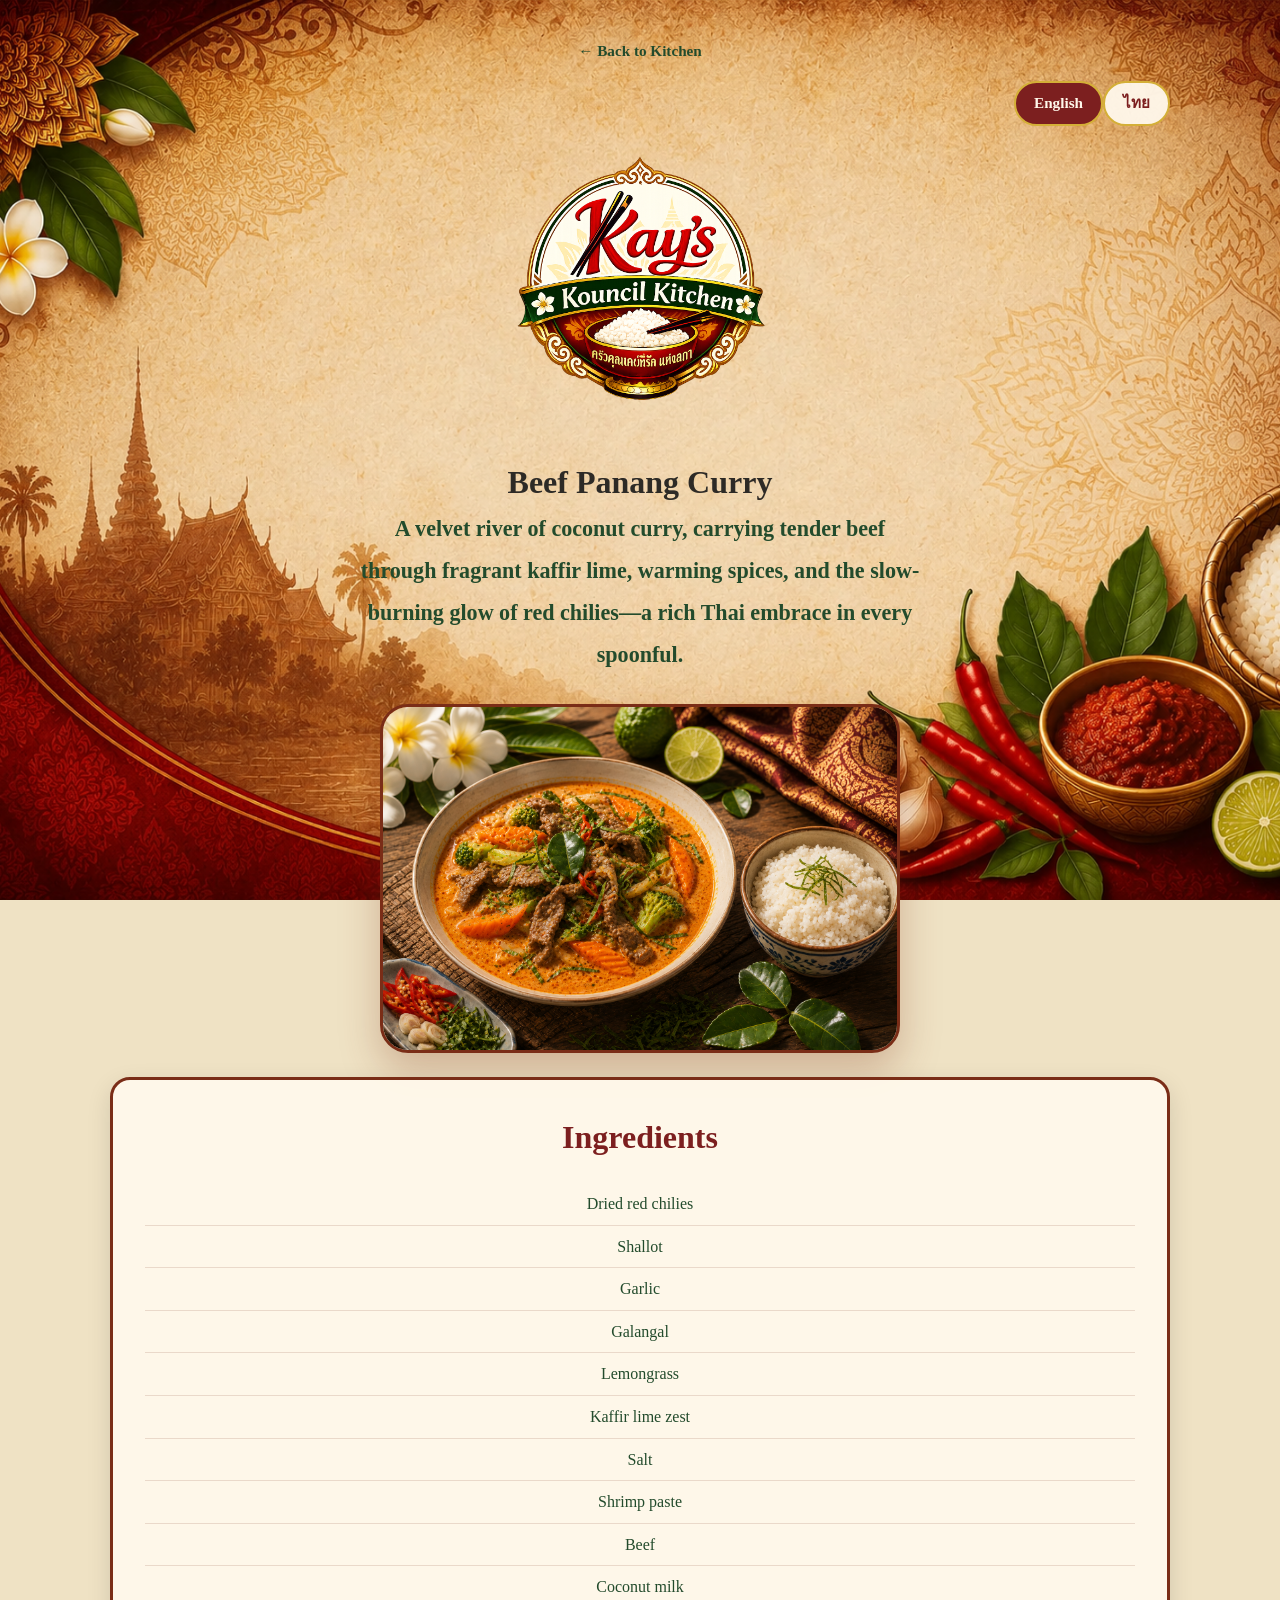
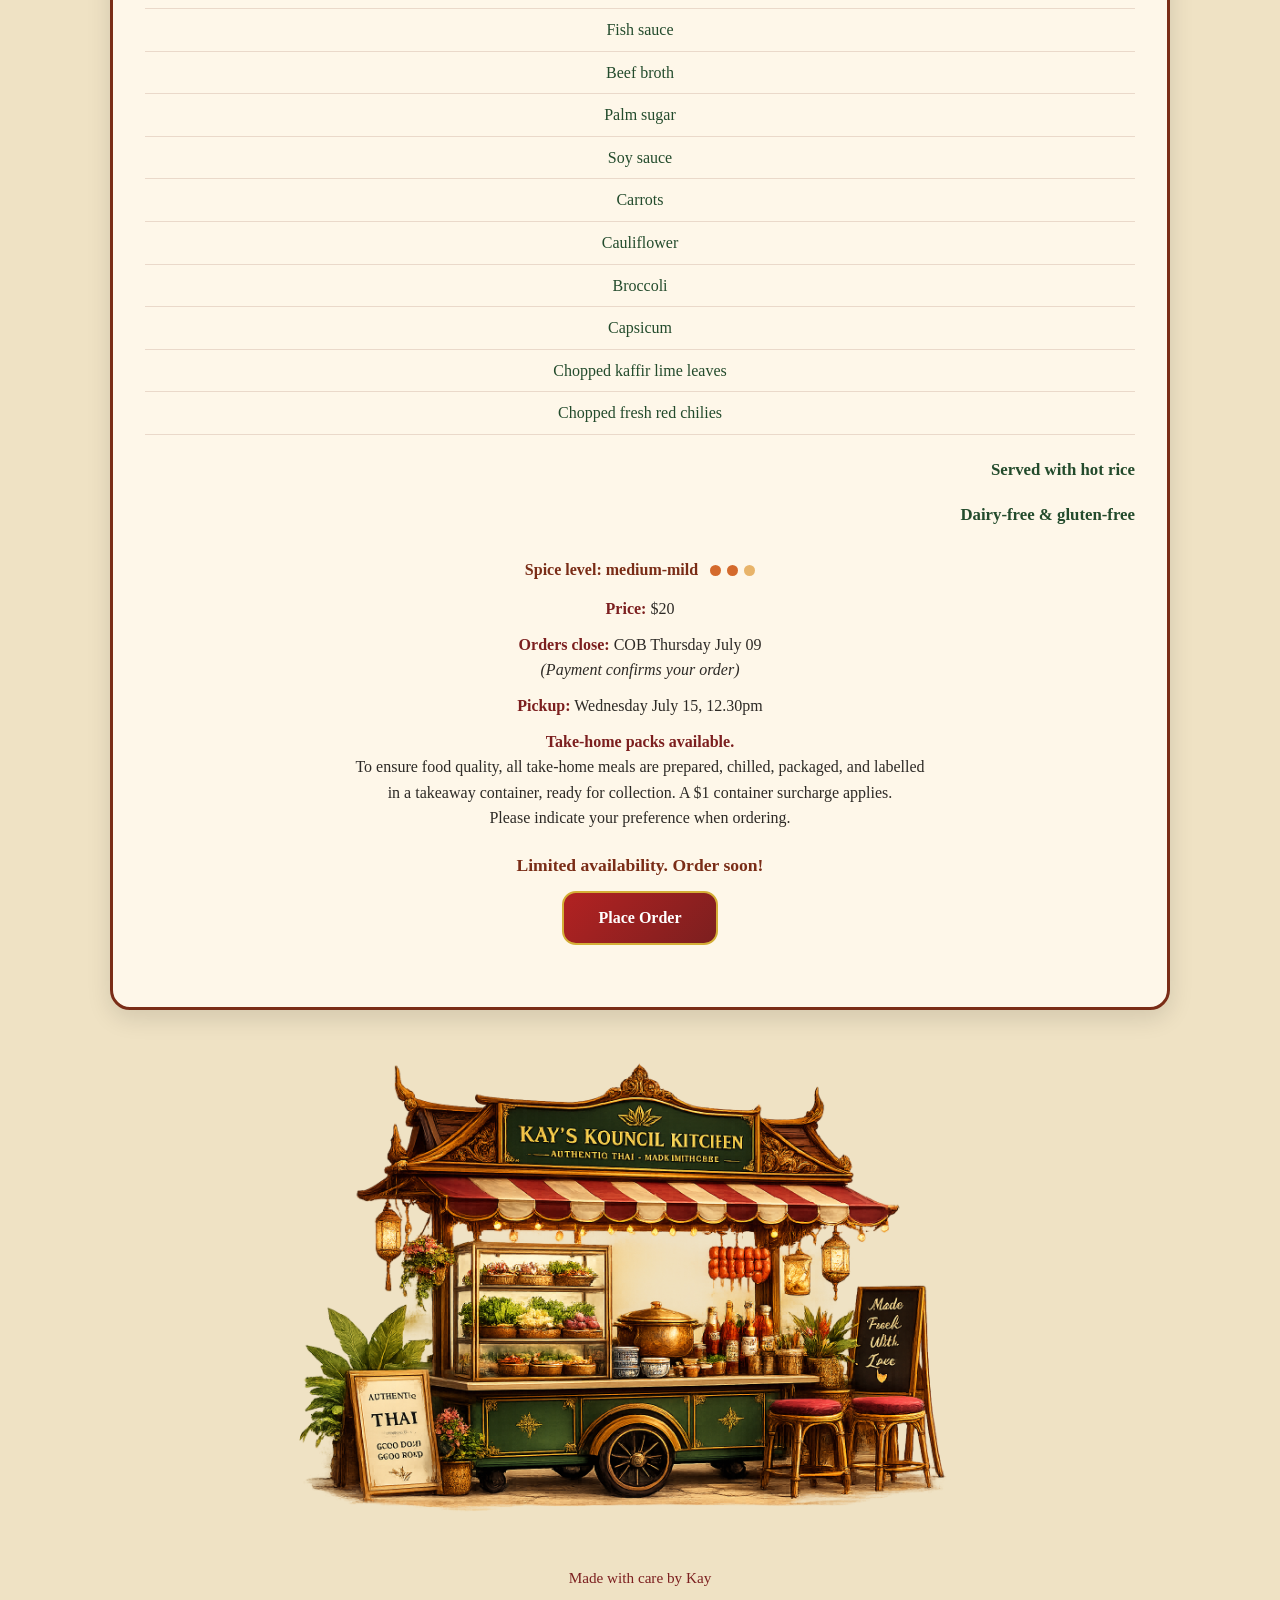
<file: public/dishes/panang-curry/index.html>
<!DOCTYPE html>
<html lang="en">
<head>
  <meta charset="UTF-8" />
  <meta name="viewport" content="width=device-width, initial-scale=1.0" />

  <title>Beef Panang Curry | Kay’s Kouncil Kitchen</title>

  <link rel="stylesheet" href="../../styles.css" />

  <style>
    body {
      background-image: url("../../assets/panang.webp");
      background-size: cover;
      background-position: center;
      background-attachment: fixed;
    }

    .dish-photo {
      display: block;
      width: min(92%, 520px);
      margin: 26px auto 0;
      border-radius: 28px;
      border: 3px solid #7a2d17;
      box-shadow: 0 18px 40px rgba(122, 45, 23, 0.28);
      object-fit: cover;
    }

    .served-with,
    .served-with-sub {
      text-align: right;
      list-style: none;
      font-size: 1.05rem;
      color: #7a2d17;
      font-weight: bold;
      border: none !important;
    }

    .served-with {
      margin-top: 14px;
      margin-bottom: 0;
      padding-bottom: 0;
    }

    .served-with-sub {
      margin-top: 2px;
      padding-top: 0;
    }

    .spice-level {
      margin: 20px 0 14px;
      text-align: center;
      font-weight: bold;
      color: #7a2d17;
    }

    .spice-meter {
      display: inline-flex;
      gap: 6px;
      margin-left: 8px;
      vertical-align: middle;
    }

    .spice-dot {
      width: 11px;
      height: 11px;
      border-radius: 50%;
      background: #d46a2c;
      animation: spicePulse 1.6s ease-in-out infinite;
    }

    .spice-dot:nth-child(2) {
      animation-delay: 0.18s;
    }

    .spice-dot:nth-child(3) {
      background: #e8b46a;
      animation-delay: 0.36s;
    }

    .limited-note {
      margin-top: 20px;
      text-align: center;
      font-weight: bold;
      color: #7a2d17;
      font-size: 1.1rem;
    }

    @keyframes spicePulse {
      0%, 100% {
        transform: scale(1);
        opacity: 0.65;
      }

      50% {
        transform: scale(1.3);
        opacity: 1;
      }
    }
  </style>
</head>

<body>

  <main class="site-wrapper">

    <header class="hero">

      <a href="../../index.html" class="back-button">← Back to Kitchen</a>

      <div class="language-row">
        <a href="./" class="language-button active">English</a>
        <a href="thai.html" class="language-button">ไทย</a>
      </div>

      <img
        src="../../assets/logo.png"
        alt="Kay’s Kouncil Kitchen logo"
        class="logo"
        style="max-width: 420px;"
      />

      <h1>Beef Panang Curry</h1>

      <p class="tagline">
        A velvet river of coconut curry, carrying tender beef through fragrant kaffir lime,
        warming spices, and the slow-burning glow of red chilies—a rich Thai embrace in every spoonful.
      </p>

      <img
        src="panang.png"
        alt="Beef Panang Curry"
        class="dish-photo"
      />

    </header>

    <section class="current-offer" style="border: 3px solid #7a2d17;">

      <h2>Ingredients</h2>

      <ul class="ingredients-list">
        <li>Dried red chilies</li>
        <li>Shallot</li>
        <li>Garlic</li>
        <li>Galangal</li>
        <li>Lemongrass</li>
        <li>Kaffir lime zest</li>
        <li>Salt</li>
        <li>Shrimp paste</li>
        <li>Beef</li>
        <li>Coconut milk</li>
        <li>Fish sauce</li>
        <li>Beef broth</li>
        <li>Palm sugar</li>
        <li>Soy sauce</li>
        <li>Carrots</li>
        <li>Cauliflower</li>
        <li>Broccoli</li>
        <li>Capsicum</li>
        <li>Chopped kaffir lime leaves</li>
        <li>Chopped fresh red chilies</li>

        <li class="served-with">Served with hot rice</li>
        <li class="served-with-sub">Dairy-free &amp; gluten-free</li>
      </ul>

      <div class="spice-level">
        Spice level: medium-mild
        <span class="spice-meter" aria-hidden="true">
          <span class="spice-dot"></span>
          <span class="spice-dot"></span>
          <span class="spice-dot"></span>
        </span>
      </div>

      <div class="offer-details">
        <p><strong>Price:</strong> $20</p>

        <p>
          <strong>Orders close:</strong>
          COB Thursday July 09
          <br />
          <em>(Payment confirms your order)</em>
        </p>

        <p>
          <strong>Pickup:</strong>
          Wednesday July 15, 12.30pm
        </p>

        <p>
          <strong>Take-home packs available.</strong>
          <br />
          To ensure food quality, all take-home meals are prepared, chilled, packaged, and labelled
          <br />
          in a takeaway container, ready for collection. A $1 container surcharge applies.
          <br />
          Please indicate your preference when ordering.
        </p>
      </div>

      <p class="limited-note">
        Limited availability. Order soon!
      </p>

      <a
        class="order-button"
        href="mailto:kayskouncilkitchen@gmail.com?subject=Kay%27s%20Kouncil%20Kitchen%20Order%20-%20Panang%20Curry&body=Hi%20Kay,%0D%0A%0D%0AI%20would%20like%20to%20order%20your%20amazing%20Beef%20Panang%20Curry.%0D%0A%0D%0AName:%0D%0AQuantity:%0D%0ATake-home%20Pack%20(Yes/No%20-%20add%20%241%20for%20takeaway%20container):%0D%0A%0D%0AI%20will%20pay%20Robert%20%2420%20per%20serve%20at%20reception%20shortly.%0D%0A%0D%0AThank%20you!"
      >
        Place Order
      </a>

    </section>

    <section class="dish-footer-art">
      <img
        src="../../assets/hero-banner.webp"
        alt="Kay’s Kouncil Kitchen Thai street cart"
        class="footer-cart"
      />
    </section>

    <footer>
      <p>Made with care by Kay</p>
    </footer>

  </main>

  <script src="../../script.js"></script>

</body>
</html>
</file>
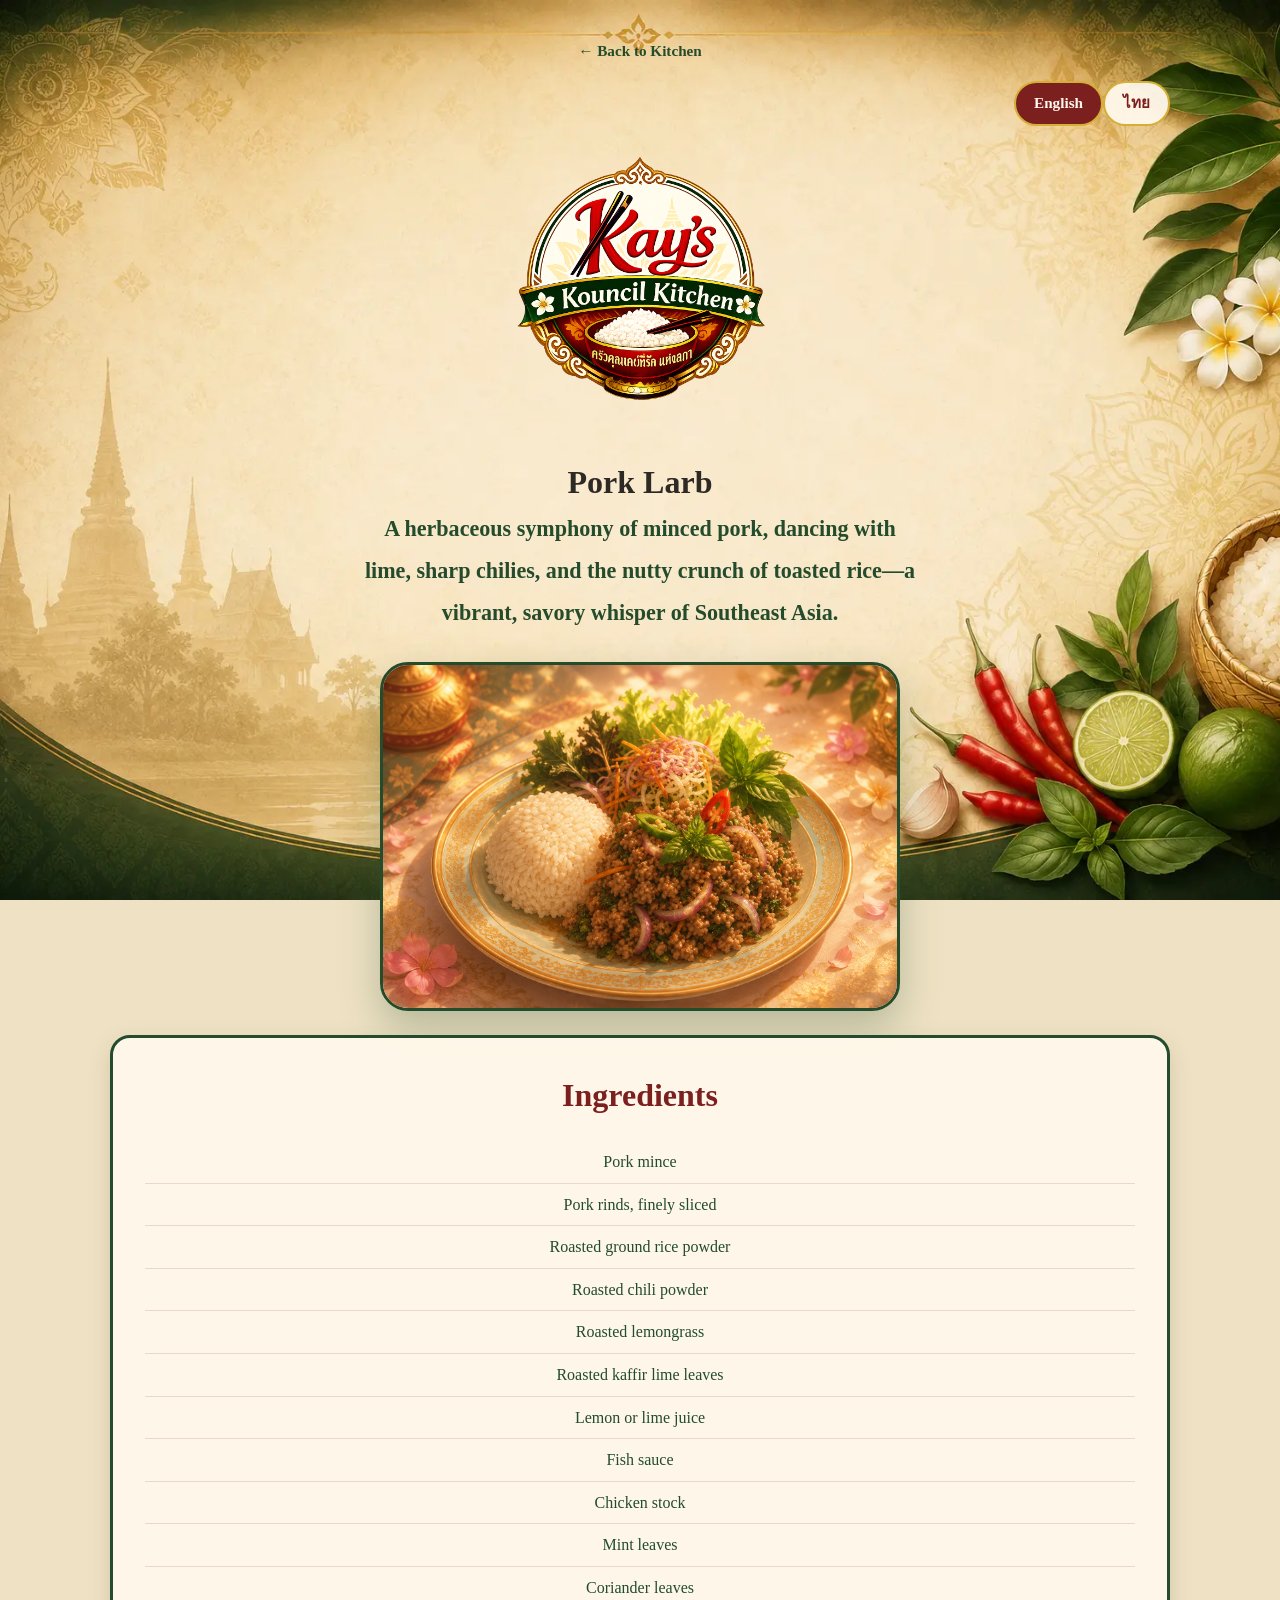
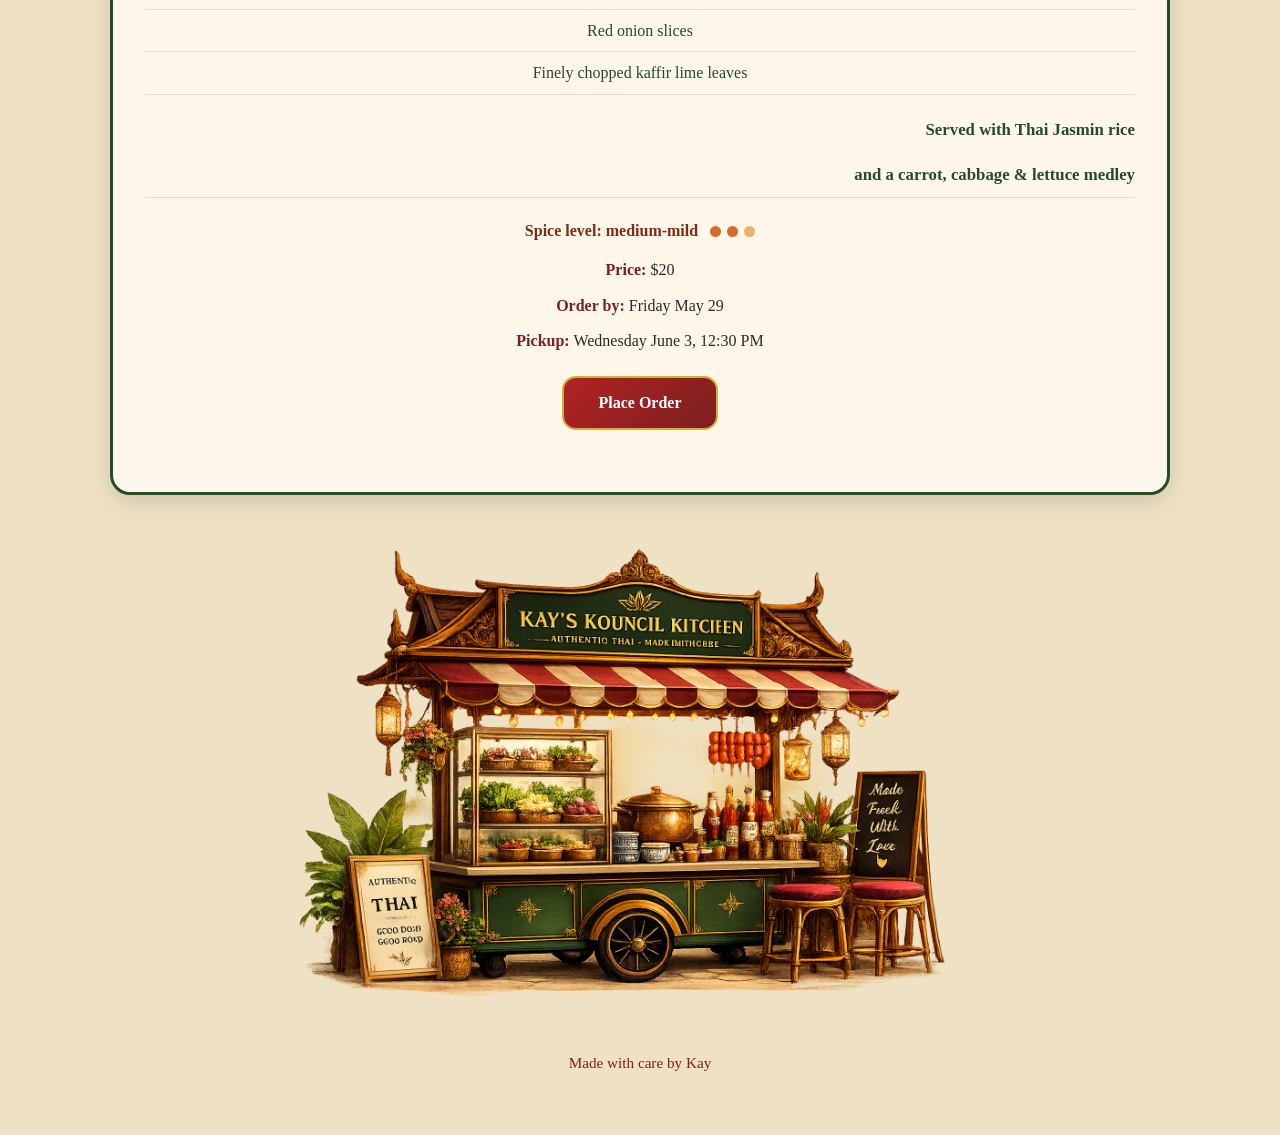
<file: public/dishes/pork-larb/index.html>
<!DOCTYPE html>
<html lang="en">
<head>
  <meta charset="UTF-8" />
  <meta name="viewport" content="width=device-width, initial-scale=1.0" />
  <title>Pork Larb | Kay’s Kouncil Kitchen</title>
  <link rel="stylesheet" href="../../styles.css" />

  <style>
    .dish-photo {
      display: block;
      width: min(92%, 520px);
      margin: 26px auto 0;
      border-radius: 28px;
      border: 3px solid #234b2c;
      box-shadow: 0 18px 40px rgba(35, 75, 44, 0.28);
      object-fit: cover;
    }

    .served-with {
      text-align: right;
      list-style: none;
      margin-top: 14px;
      margin-bottom: 0;
      padding-bottom: 0;
      border-bottom: none !important;

      font-size: 1.05rem;
      color: #234b2c;
      font-weight: bold;
    }

    .served-with-sub {
      text-align: right;
      list-style: none;
      margin-top: 2px;
      padding-top: 0;
      border-top: none !important;

      font-size: 1.05rem;
      color: #234b2c;
      font-weight: bold;
    }

    .spice-level {
      margin: 20px 0 14px;
      text-align: center;
      font-weight: bold;
      color: #7a2d17;
    }

    .spice-meter {
      display: inline-flex;
      gap: 6px;
      margin-left: 8px;
      vertical-align: middle;
    }

    .spice-dot {
      width: 11px;
      height: 11px;
      border-radius: 50%;
      background: #d46a2c;
      animation: spicePulse 1.6s ease-in-out infinite;
    }

    .spice-dot:nth-child(2) {
      animation-delay: 0.18s;
    }

    .spice-dot:nth-child(3) {
      background: #e8b46a;
      animation-delay: 0.36s;
    }

    @keyframes spicePulse {
      0%, 100% {
        transform: scale(1);
        opacity: 0.65;
      }
      50% {
        transform: scale(1.3);
        opacity: 1;
      }
    }
  </style>
</head>
<body>

  <main class="site-wrapper">

    <header class="hero">

      <a href="../../index.html" class="back-button">← Back to Kitchen</a>

      <div class="language-row">
        <a href="./" class="language-button active">English</a>
        <a href="thai.html" class="language-button">ไทย</a>
      </div>

      <img src="../../assets/logo.png" alt="Kay’s Kouncil Kitchen logo" class="logo" style="max-width: 420px;" />

      <h1>Pork Larb</h1>

      <p class="tagline">
        A herbaceous symphony of minced pork, dancing with lime, sharp chilies,
        and the nutty crunch of toasted rice—a vibrant, savory whisper of Southeast Asia.
      </p>

      <img
src="porklarb.png"
        alt="Pork Larb"
        class="dish-photo"
      />
    </header>

    <section class="current-offer" style="border: 3px solid #234b2c;">
      <h2>Ingredients</h2>

      <ul class="ingredients-list">
        <li>Pork mince</li>
        <li>Pork rinds, finely sliced</li>
        <li>Roasted ground rice powder</li>
        <li>Roasted chili powder</li>
        <li>Roasted lemongrass</li>
        <li>Roasted kaffir lime leaves</li>
        <li>Lemon or lime juice</li>
        <li>Fish sauce</li>
        <li>Chicken stock</li>
        <li>Mint leaves</li>
        <li>Coriander leaves</li>
        <li>Red onion slices</li>
        <li>Finely chopped kaffir lime leaves</li>

        <li class="served-with">
          Served with Thai Jasmin rice
        </li>

        <li class="served-with-sub">
          and a carrot, cabbage & lettuce medley
        </li>
      </ul>

      <div class="spice-level">
        Spice level: medium-mild
        <span class="spice-meter" aria-hidden="true">
          <span class="spice-dot"></span>
          <span class="spice-dot"></span>
          <span class="spice-dot"></span>
        </span>
      </div>

      <div class="offer-details">
        <p><strong>Price:</strong> $20</p>
        <p><strong>Order by:</strong> Friday May 29</p>
        <p><strong>Pickup:</strong> Wednesday June 3, 12:30 PM</p>
      </div>

      <a
        class="order-button"
        href="mailto:kayskouncilkitchen@gmail.com?subject=Kay's Kouncil Kitchen Order - Pork Larb&body=Hi Kay,%0D%0A%0D%0AI would like to order Pork Larb.%0D%0A%0D%0AName:%0D%0AQuantity:%0D%0A%0D%0AI will pay Robert at reception shortly.%0D%0A%0D%0AThank you!"
      >
        Place Order
      </a>
    </section>

    <section class="dish-footer-art">
      <img src="../../assets/hero-banner.webp" alt="Kay’s Kouncil Kitchen Thai street cart" class="footer-cart" />
    </section>

    <footer>
      <p>Made with care by Kay</p>
    </footer>

  </main>

  <script src="../../script.js"></script>
</body>
</html>
</file>
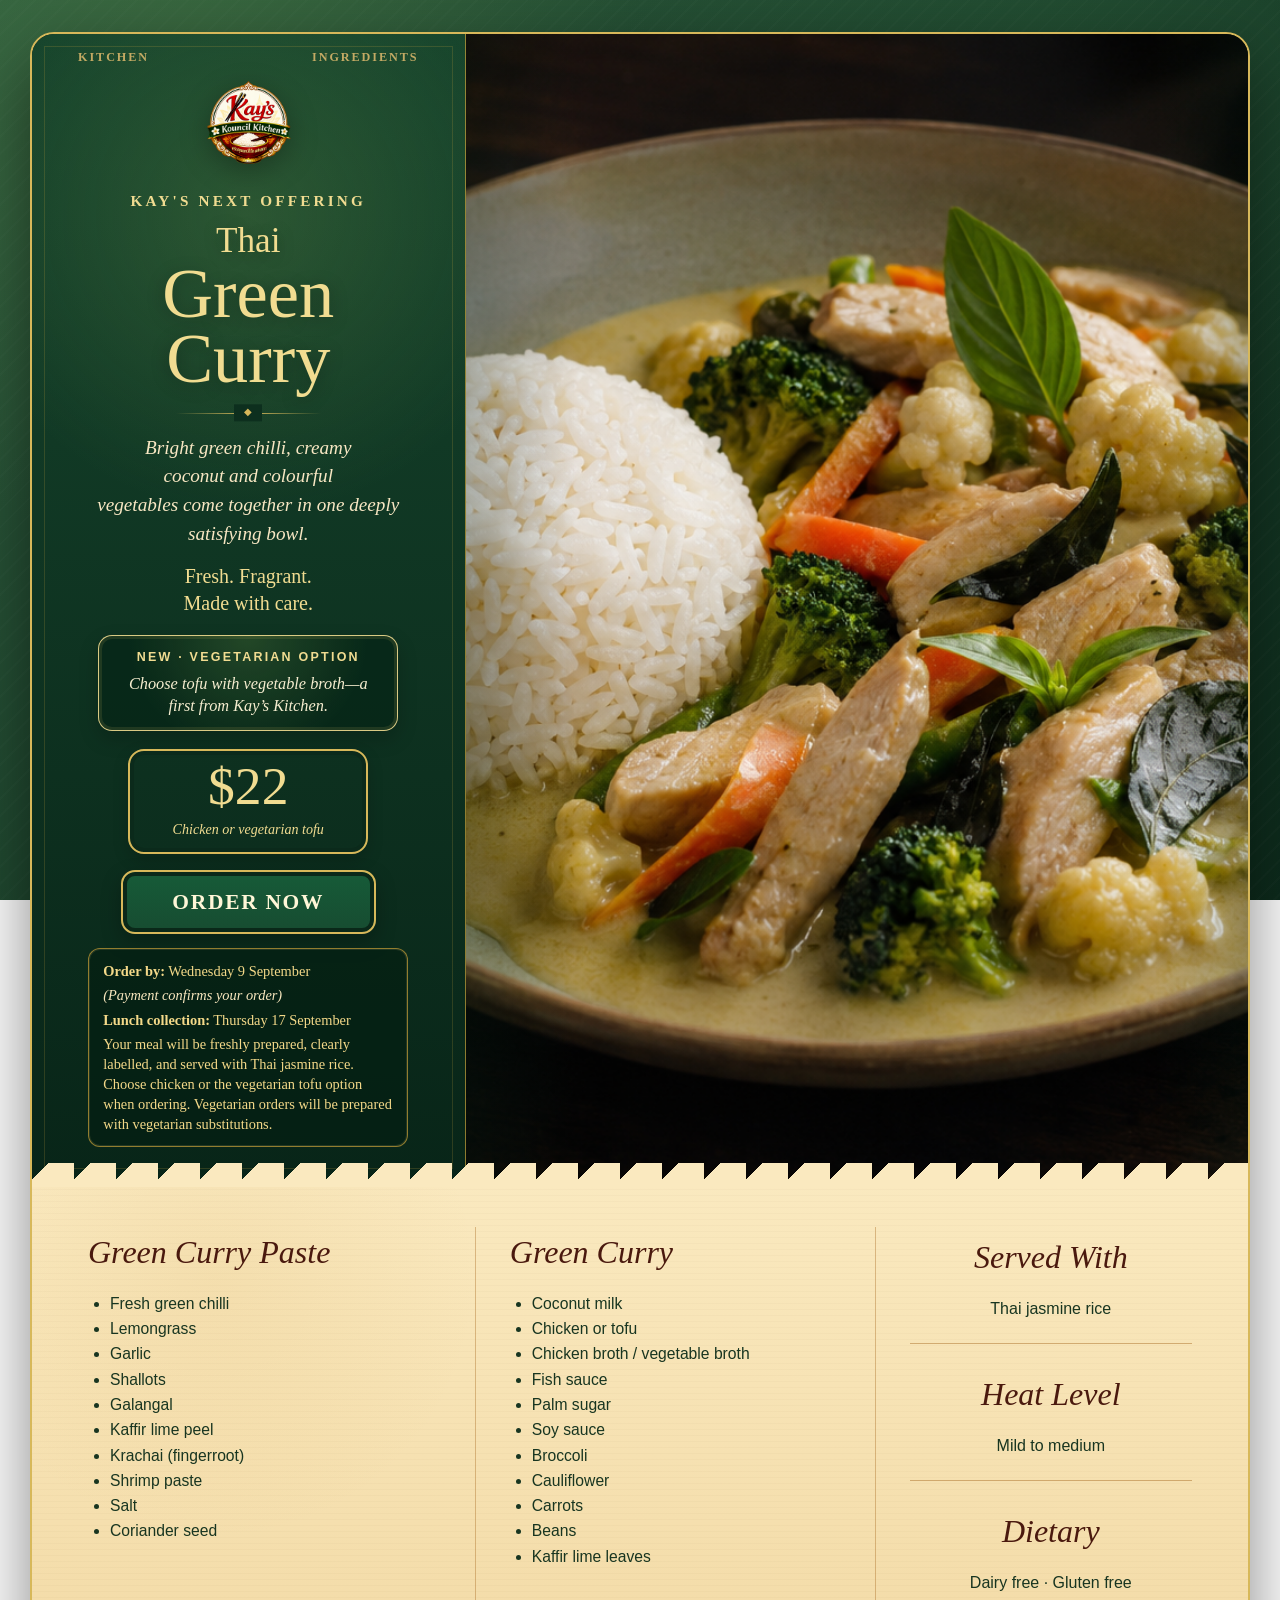
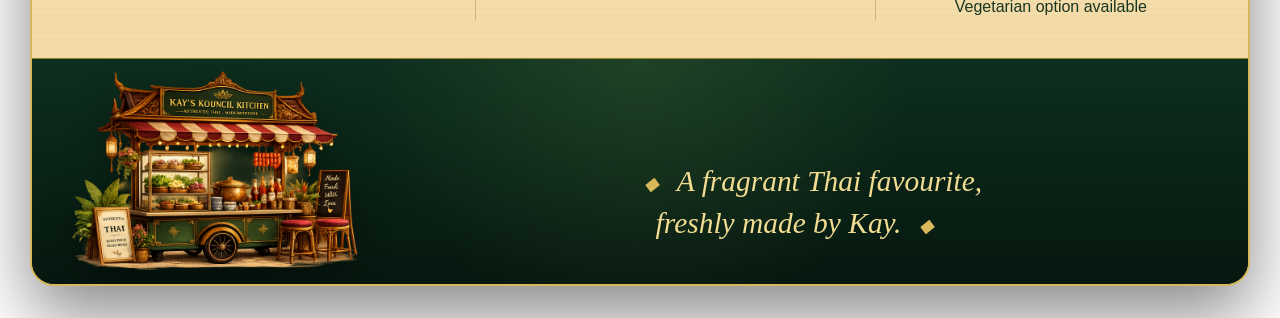
<file: public/dishes/thai-green-curry/index.html>
<!DOCTYPE html>
<html lang="en">
<head>
  <meta charset="UTF-8" />
  <meta name="viewport" content="width=device-width, initial-scale=1.0" />
  <title>Thai Green Curry | Kay’s Kouncil Kitchen</title>
  <link rel="stylesheet" href="../../styles.css" />
  <style>
    :root {
      --laksa-red: #173f2b;
      --laksa-red-deep: #071d13;
      --laksa-gold: #d7b85a;
      --laksa-gold-light: #f1dc91;
      --laksa-cream: #f5edcf;
      --laksa-green: #174c31;
      --laksa-ink: #183520;
    }

    body.laksa-page {
      margin: 0;
      min-height: 100vh;
      color: var(--laksa-cream);
      background:
        radial-gradient(circle at 15% 10%, rgba(85, 135, 71, 0.32), transparent 34%),
        radial-gradient(circle at 82% 8%, rgba(52, 105, 65, 0.24), transparent 32%),
        repeating-linear-gradient(135deg, rgba(255,255,255,0.014) 0 2px, transparent 2px 12px),
        linear-gradient(135deg, #315f3f 0%, #1e462e 45%, #0d2b1c 100%);
      background-attachment: fixed;
      font-family: Georgia, "Times New Roman", serif;
    }

    .laksa-shell {
      width: min(1220px, calc(100% - 32px));
      margin: 32px auto;
      overflow: hidden;
      border: 2px solid var(--laksa-gold);
      border-radius: 24px;
      background: var(--laksa-red-deep);
      box-shadow: 0 28px 70px rgba(0,0,0,.48);
    }

    .laksa-top {
      display: grid;
      grid-template-columns: minmax(330px, .82fr) minmax(520px, 1.48fr);
      min-height: 620px;
    }

    .laksa-intro {
      position: relative;
      padding: 14px 46px 34px;
      text-align: center;
      background:
        radial-gradient(circle at 50% 16%, rgba(107, 148, 76, .28), transparent 30%),
        linear-gradient(180deg, #16442c 0%, #082518 100%);
      border-right: 1px solid rgba(214,170,61,.65);
    }

    .laksa-intro::after {
      content: "";
      position: absolute;
      inset: 12px;
      pointer-events: none;
      border: 1px solid rgba(214,170,61,.18);
    }

    .laksa-nav {
      position: relative;
      z-index: 1;
      display: flex;
      justify-content: space-between;
      align-items: center;
      gap: 16px;
      margin-bottom: 10px;
      color: #d6b56a;
      font-size: .76rem;
      font-weight: 700;
      letter-spacing: .16em;
      text-transform: uppercase;
      opacity: .9;
    }

    .laksa-nav a {
      color: inherit;
      text-decoration: none;
      transition: color .2s ease;
    }

    .laksa-nav a:hover { color: #fff0a6; }

    .laksa-nav-right {
      text-align: right;
    }

    .laksa-logo {
      position: relative;
      z-index: 1;
      display: block;
      width: min(155px, 42%);
      height: auto;
      margin: 6px auto 16px;
      filter: drop-shadow(0 7px 14px rgba(0,0,0,.3));
    }

    .eyebrow {
      position: relative;
      z-index: 1;
      margin: 4px 0 10px;
      color: var(--laksa-gold-light);
      font-size: .95rem;
      font-weight: 700;
      letter-spacing: .21em;
      text-transform: uppercase;
    }

    .laksa-title {
      position: relative;
      z-index: 1;
      margin: 0;
      color: var(--laksa-gold-light);
      font-size: clamp(4.4rem, 7vw, 7.5rem);
      font-weight: 400;
      line-height: .9;
      text-shadow: 0 3px 18px rgba(0,0,0,.32);
    }

    .laksa-title-top,
    .laksa-title-bottom {
      display: block;
    }

    .laksa-title-top {
      font-size: .5em;
      line-height: 1;
      margin-bottom: .08em;
    }

    .curry-page .laksa-title {
      font-size: clamp(3.35rem, 5.5vw, 6rem);
      line-height: .92;
    }

    .curry-page .laksa-title-bottom {
      max-width: 6.5em;
      margin-inline: auto;
    }

    .laksa-flourish {
      position: relative;
      z-index: 1;
      width: 145px;
      height: 1px;
      margin: 22px auto 20px;
      background: linear-gradient(90deg, transparent, var(--laksa-gold), transparent);
    }

    .laksa-flourish::after {
      content: "◆";
      position: absolute;
      left: 50%;
      top: 50%;
      transform: translate(-50%, -52%);
      padding: 0 10px;
      color: var(--laksa-gold);
      background: #0d2f1e;
      font-size: .65rem;
    }

    .laksa-copy {
      position: relative;
      z-index: 1;
      max-width: 360px;
      margin: 0 auto 14px;
      color: #f8e7c3;
      font-size: 1.2rem;
      font-style: italic;
      line-height: 1.5;
      text-wrap: balance;
    }

    .laksa-hook {
      position: relative;
      z-index: 1;
      margin: 0 auto 18px;
      color: var(--laksa-gold-light);
      font-size: clamp(1.05rem, 2vw, 1.25rem);
      line-height: 1.35;
      text-align: center;
      font-weight: 500;
    }

    .vegetarian-feature {
      position: relative;
      z-index: 1;
      width: min(300px, 100%);
      margin: 0 auto 18px;
      padding: 12px 16px 13px;
      border: 1px solid rgba(241,220,145,.9);
      border-radius: 14px;
      background:
        radial-gradient(circle at 50% 0%, rgba(132,183,91,.22), transparent 68%),
        rgba(7,38,24,.82);
      box-shadow: inset 0 0 0 3px rgba(215,184,90,.12), 0 8px 20px rgba(0,0,0,.2);
      color: #f5edcf;
      text-align: center;
    }

    .vegetarian-feature strong {
      display: block;
      margin-bottom: 5px;
      color: var(--laksa-gold-light);
      font-family: Arial, Helvetica, sans-serif;
      font-size: .78rem;
      letter-spacing: .18em;
      text-transform: uppercase;
    }

    .vegetarian-feature span {
      display: block;
      font-size: 1.02rem;
      font-style: italic;
      line-height: 1.35;
    }

    .laksa-price {
      position: relative;
      z-index: 1;
      width: min(240px, 100%);
      margin: 0 auto 16px;
      padding: 9px 18px 11px;
      border: 2px solid var(--laksa-gold);
      border-radius: 16px;
      box-shadow: inset 0 0 0 4px #0b2a1b, 0 6px 16px rgba(0,0,0,.18);
      color: var(--laksa-gold-light);
    }

    .laksa-price strong {
      display: block;
      font-size: 3.35rem;
      font-weight: 400;
      line-height: 1;
    }

    .laksa-price small {
      display: block;
      margin-top: 5px;
      font-size: .88rem;
      font-style: italic;
    }

    .laksa-order {
      position: relative;
      z-index: 1;
      display: block;
      width: min(255px, 100%);
      margin: 0 auto;
      padding: 13px 20px;
      border: 2px solid var(--laksa-gold);
      border-radius: 14px;
      background: linear-gradient(180deg, #165b38, var(--laksa-green));
      color: #fff7d8;
      text-decoration: none;
      font-size: 1.34rem;
      font-weight: 700;
      letter-spacing: .08em;
      text-transform: uppercase;
      box-shadow: inset 0 0 0 4px #0a2819, 0 8px 20px rgba(0,0,0,.25);
      transition: transform .2s ease, filter .2s ease;
    }

    .laksa-order:hover {
      transform: translateY(-2px);
      filter: brightness(1.12);
    }

    .laksa-order-info {
      position: relative;
      z-index: 1;
      width: min(320px, 100%);
      margin: 14px auto 0;
      padding: 12px 14px;
      border: 1px solid rgba(214,170,61,.68);
      border-radius: 12px;
      background: rgba(5, 31, 19, 0.72);
      box-shadow: inset 0 0 0 1px rgba(255, 227, 146, 0.12);
      color: #f4d989;
      text-align: left;
      font-size: .9rem;
      line-height: 1.4;
    }

    .laksa-order-info p {
      margin: 0;
    }

    .laksa-order-info p + p {
      margin-top: 4px;
    }

    .laksa-order-info .order-note {
      color: #f8e7be;
      font-style: italic;
    }

    .laksa-photo-wrap {
      position: relative;
      min-height: 620px;
      overflow: hidden;
      background: #160d07;
    }

    .laksa-photo-wrap::after {
      content: "";
      position: absolute;
      inset: 0;
      pointer-events: none;
      background: linear-gradient(90deg, rgba(5,31,19,.25), transparent 14%, transparent 88%, rgba(5,31,19,.2));
    }

    .laksa-photo {
      width: 100%;
      height: 100%;
      min-height: 620px;
      display: block;
      object-fit: cover;
      object-position: center;
    }

    .ingredients-panel {
      position: relative;
      display: grid;
      grid-template-columns: 1.12fr 1.12fr .92fr;
      gap: 0;
      padding: 46px 44px 38px;
      color: var(--laksa-ink);
      background:
        radial-gradient(circle at 15% 20%, rgba(198,142,45,.09), transparent 24%),
        repeating-linear-gradient(0deg, rgba(89,42,9,.025) 0 1px, transparent 1px 6px),
        linear-gradient(180deg, #fae9bf, #f3dba7);
    }

    .ingredients-panel::before {
      content: "";
      position: absolute;
      left: 0;
      right: 0;
      top: -18px;
      height: 24px;
      background: linear-gradient(135deg, transparent 12px, #fae9bf 0) 0 0/42px 24px repeat-x;
    }

    .ingredient-column {
      padding: 0 34px;
      border-right: 1px solid rgba(162,101,28,.38);
    }

    .ingredient-column:first-child { padding-left: 12px; }
    .ingredient-column:last-child {
      border-right: 0;
      padding-right: 12px;
    }

    .ingredient-column h2,
    .mini-block h2 {
      margin: 0 0 13px;
      color: #4a190e;
      font-size: 2rem;
      font-style: italic;
      font-weight: 400;
    }

    .ingredient-column ul {
      margin: 0;
      padding-left: 22px;
      font-family: Arial, Helvetica, sans-serif;
      font-size: .98rem;
      line-height: 1.55;
    }

    .ingredient-column li { margin: 1px 0; }

    .mini-block {
      text-align: center;
      padding: 5px 4px 22px;
      border-bottom: 1px solid rgba(162,101,28,.45);
      margin-bottom: 20px;
    }

    .mini-block:last-child {
      margin-bottom: 0;
      border-bottom: 0;
      padding-bottom: 0;
    }

    .mini-block p {
      margin: 0;
      font-family: Arial, Helvetica, sans-serif;
      font-size: 1rem;
      line-height: 1.55;
    }

    .laksa-signature {
      display: grid;
      grid-template-columns: minmax(220px, 330px) 1fr;
      align-items: end;
      gap: 26px;
      padding: 18px 36px 12px;
      background:
        radial-gradient(circle at 50% 0%, rgba(97,137,65,.22), transparent 42%),
        linear-gradient(180deg, #0d2f1e, #06170f);
      border-top: 1px solid rgba(214,170,61,.72);
    }

    .laksa-cart {
      width: 100%;
      max-width: 310px;
      margin-top: -12px;
      filter: drop-shadow(0 13px 18px rgba(0,0,0,.4));
    }

    .laksa-tagline {
      position: relative;
      margin: 0;
      max-width: 760px;
      padding: 22px 0 28px;
      color: var(--laksa-gold-light);
      text-align: center;
      font-size: clamp(1.35rem, 2.3vw, 2rem);
      font-style: italic;
      line-height: 1.4;
      text-wrap: balance;
    }

    .laksa-tagline::before,
    .laksa-tagline::after {
      content: "◆";
      display: inline-block;
      margin: 0 18px;
      color: var(--laksa-gold);
      font-size: .65em;
      vertical-align: middle;
    }

    @media (max-width: 900px) {
      .laksa-shell { width: min(760px, calc(100% - 20px)); margin: 12px auto 24px; }
      .laksa-top { grid-template-columns: 1fr; }
      .laksa-intro { border-right: 0; border-bottom: 1px solid rgba(214,170,61,.65); }
      .laksa-photo-wrap, .laksa-photo { min-height: 430px; }
      .ingredients-panel { grid-template-columns: 1fr 1fr; row-gap: 34px; }
      .ingredient-column:nth-child(2) { border-right: 0; }
      .ingredient-column:last-child { grid-column: 1 / -1; border-top: 1px solid rgba(162,101,28,.3); padding-top: 28px; }
      .laksa-signature { grid-template-columns: 1fr; justify-items: center; }
      .laksa-cart { max-width: 280px; }
      .laksa-tagline { padding-top: 0; }
    }

    @media (max-width: 580px) {
      .laksa-shell { width: 100%; margin: 0; border-left: 0; border-right: 0; border-radius: 0; }
      .laksa-intro { padding: 14px 24px 30px; }
      .laksa-nav { font-size: .72rem; }
      .laksa-logo { width: 120px; }
      .laksa-title { font-size: 4.8rem; }
      .curry-page .laksa-title { font-size: clamp(3.2rem, 14vw, 4.5rem); }
      .laksa-copy { font-size: 1.05rem; }
      .laksa-order-info { font-size: .84rem; }
      .laksa-photo-wrap, .laksa-photo { min-height: 330px; }
      .ingredients-panel { grid-template-columns: 1fr; padding: 42px 26px 32px; }
      .ingredient-column,
      .ingredient-column:first-child,
      .ingredient-column:last-child {
        padding: 0 0 28px;
        margin-bottom: 28px;
        border-right: 0;
        border-bottom: 1px solid rgba(162,101,28,.35);
      }
      .ingredient-column:last-child { grid-column: auto; border-top: 0; margin-bottom: 0; }
      .laksa-signature { padding: 20px 22px 24px; }
      .laksa-tagline::before,
      .laksa-tagline::after { display: none; }
    }
  </style>
</head>
<body class="laksa-page curry-page">
  <main class="laksa-shell">
    <section class="laksa-top">
      <div class="laksa-intro">
        <nav class="laksa-nav" aria-label="Dish navigation">
          <a href="../../index.html">Kitchen</a>
          <a href="#ingredients" class="laksa-nav-right">Ingredients</a>
        </nav>

        <img src="../../assets/logo.png" alt="Kay’s Kouncil Kitchen" class="laksa-logo" />
        <p class="eyebrow">KAY'S NEXT OFFERING</p>
        <h1 class="laksa-title"><span class="laksa-title-top">Thai</span><span class="laksa-title-bottom">Green Curry</span></h1>
        <div class="laksa-flourish" aria-hidden="true"></div>

        <p class="laksa-copy">
          Bright green chilli, creamy coconut and colourful<br>vegetables come together in one deeply satisfying bowl.
        </p>

        <p class="laksa-hook">Fresh. Fragrant.<br>Made with care.</p>

        <div class="vegetarian-feature" aria-label="New vegetarian option">
          <strong>New · Vegetarian Option</strong>
          <span>Choose tofu with vegetable broth—a first from Kay’s Kitchen.</span>
        </div>

        <div class="laksa-price">
          <strong>$22</strong>
          <small>Chicken or vegetarian tofu</small>
        </div>

        <a
          class="laksa-order"
          href="mailto:kayskouncilkitchen@gmail.com?subject=Thai%20Green%20Curry%20Order&body=%F0%9F%8C%BF%20%20THAI%20GREEN%20CURRY%20ORDER%20%20%F0%9F%8C%BF%0A%E2%94%80%E2%94%80%E2%94%80%E2%94%80%E2%94%80%E2%94%80%E2%94%80%E2%94%80%E2%94%80%E2%94%80%E2%94%80%E2%94%80%E2%94%80%E2%94%80%E2%94%80%E2%94%80%E2%94%80%E2%94%80%E2%94%80%E2%94%80%E2%94%80%E2%94%80%E2%94%80%E2%94%80%0A%0ANAME%3A%0A%0AQUANTITY%3A%0A%0APROTEIN%20%E2%80%94%20choose%20one%0A~%20Chicken%0A~%20Vegetarian%20tofu%0A%0APAYMENT%0A%2422%20cash%20per%20serve%0ATo%20Robert%20at%20reception%0ABy%20Wednesday%209%20September%0A%0AThank%20you!"
        >Order Now</a>

        <div class="laksa-order-info" aria-label="Order and pickup details">
          <p><strong>Order by:</strong> Wednesday 9 September</p>
          <p class="order-note">(Payment confirms your order)</p>
            <p><strong>Lunch collection:</strong> Thursday 17 September</p>
            <p>
              Your meal will be freshly prepared, clearly labelled, and served with Thai jasmine rice. Choose chicken or the vegetarian tofu option when ordering. Vegetarian orders will be prepared with vegetarian substitutions.
            </p>
        </div>
      </div>

      <div class="laksa-photo-wrap">
        <img src="chicken-green-curry.png" alt="Kay’s Thai green curry with jasmine rice, broccoli, cauliflower, carrots and beans" class="laksa-photo" />
      </div>
    </section>

    <section class="ingredients-panel" id="ingredients">
      <article class="ingredient-column">
        <h2>Green Curry Paste</h2>
        <ul>
          <li>Fresh green chilli</li>
          <li>Lemongrass</li>
          <li>Garlic</li>
          <li>Shallots</li>
          <li>Galangal</li>
          <li>Kaffir lime peel</li>
          <li>Krachai (fingerroot)</li>
          <li>Shrimp paste</li>
          <li>Salt</li>
          <li>Coriander seed</li>
        </ul>
      </article>

      <article class="ingredient-column">
        <h2>Green Curry</h2>
        <ul>
          <li>Coconut milk</li>
          <li>Chicken or tofu</li>
          <li>Chicken broth / vegetable broth</li>
          <li>Fish sauce</li>
          <li>Palm sugar</li>
          <li>Soy sauce</li>
          <li>Broccoli</li>
          <li>Cauliflower</li>
          <li>Carrots</li>
          <li>Beans</li>
          <li>Kaffir lime leaves</li>
        </ul>
      </article>

      <article class="ingredient-column">
        <div class="mini-block">
          <h2>Served With</h2>
          <p>Thai jasmine rice</p>
        </div>
        <div class="mini-block">
          <h2>Heat Level</h2>
          <p>Mild to medium</p>
        </div>
        <div class="mini-block">
          <h2>Dietary</h2>
          <p>Dairy free · Gluten free<br>Vegetarian option available</p>
        </div>
      </article>
    </section>

    <section class="laksa-signature" aria-label="Kay’s Kitchen signature">
      <img src="../../assets/cart.png" alt="Kay’s Kouncil Kitchen Thai street cart" class="laksa-cart" />
      <p class="laksa-tagline">A fragrant Thai favourite,<br>freshly made by Kay.</p>
    </section>
  </main>
</body>
</html>
</file>
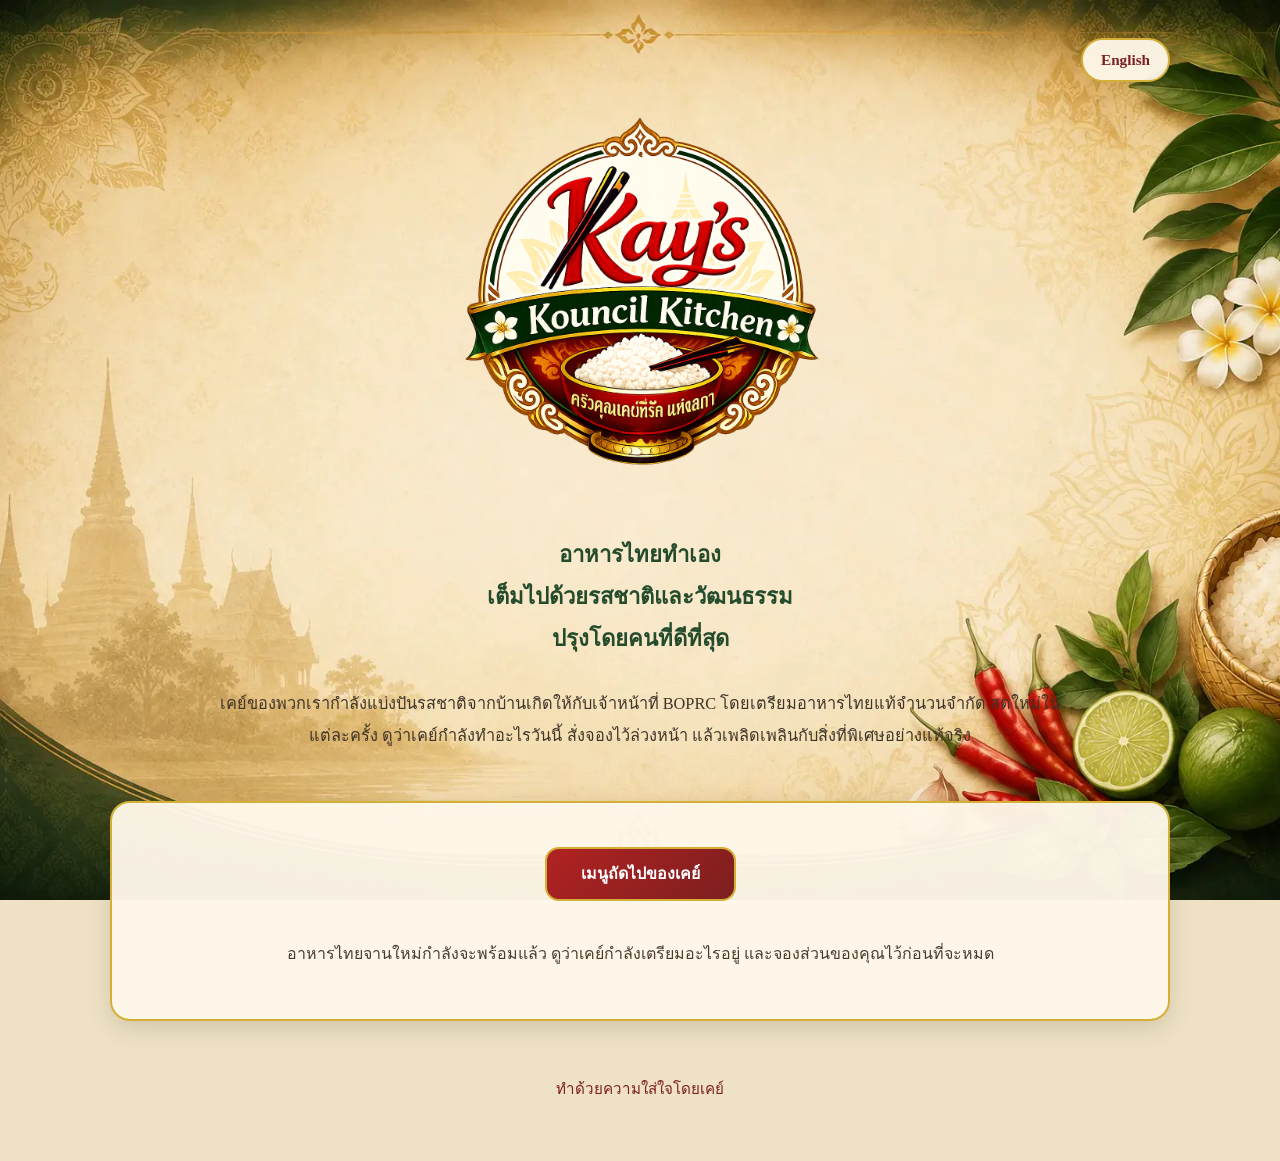
<file: public/index-thai.html>
<!DOCTYPE html>
<html lang="th">
<head>
  <meta charset="UTF-8" />
  <meta name="viewport" content="width=device-width, initial-scale=1.0" />
  <title>Kay’s Kouncil Kitchen</title>
  <link rel="stylesheet" href="styles.css" />
</head>
<body>

  <main class="site-wrapper">

    <header class="hero">
      <div class="language-row">
        <a href="index.html" class="language-button">English</a>
      </div>

      <img src="assets/logo.png" alt="Kay’s Kouncil Kitchen logo" class="logo" />

      <p class="tagline">
        อาหารไทยทำเอง<br>
        เต็มไปด้วยรสชาติและวัฒนธรรม<br>
        ปรุงโดยคนที่ดีที่สุด
      </p>

      <p class="subtagline">
        เคย์ของพวกเรากำลังแบ่งปันรสชาติจากบ้านเกิดให้กับเจ้าหน้าที่ BOPRC
        โดยเตรียมอาหารไทยแท้จำนวนจำกัด สดใหม่ในแต่ละครั้ง
        ดูว่าเคย์กำลังทำอะไรวันนี้ สั่งจองไว้ล่วงหน้า แล้วเพลิดเพลินกับสิ่งที่พิเศษอย่างแท้จริง
      </p>
    </header>

    <section class="current-offer">
      <a class="order-button offering-button" href="dishes/laksa/">
        เมนูถัดไปของเคย์
      </a>

      <p class="description">
        อาหารไทยจานใหม่กำลังจะพร้อมแล้ว ดูว่าเคย์กำลังเตรียมอะไรอยู่
        และจองส่วนของคุณไว้ก่อนที่จะหมด
      </p>
    </section>

    <footer>
      <p>ทำด้วยความใส่ใจโดยเคย์</p>
    </footer>

  </main>

  <script src="script.js"></script>
</body>
</html>
</file>
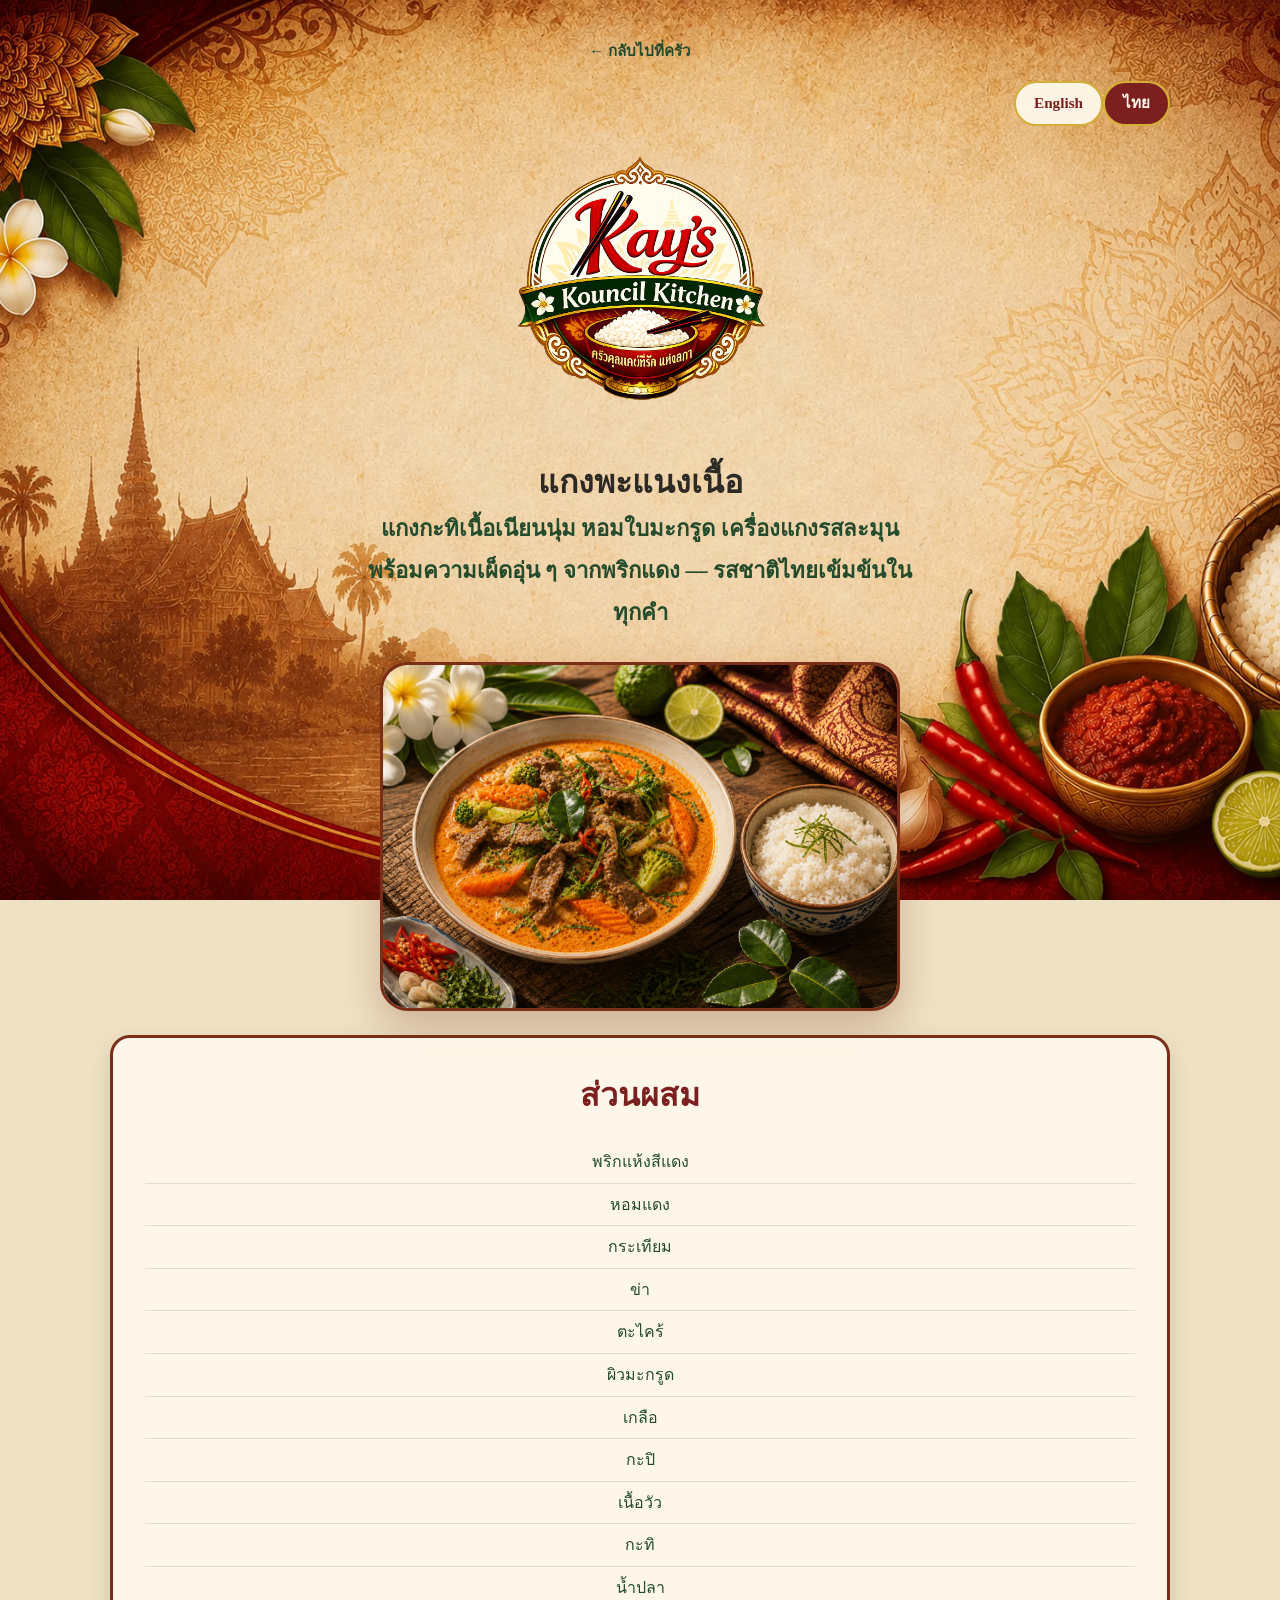
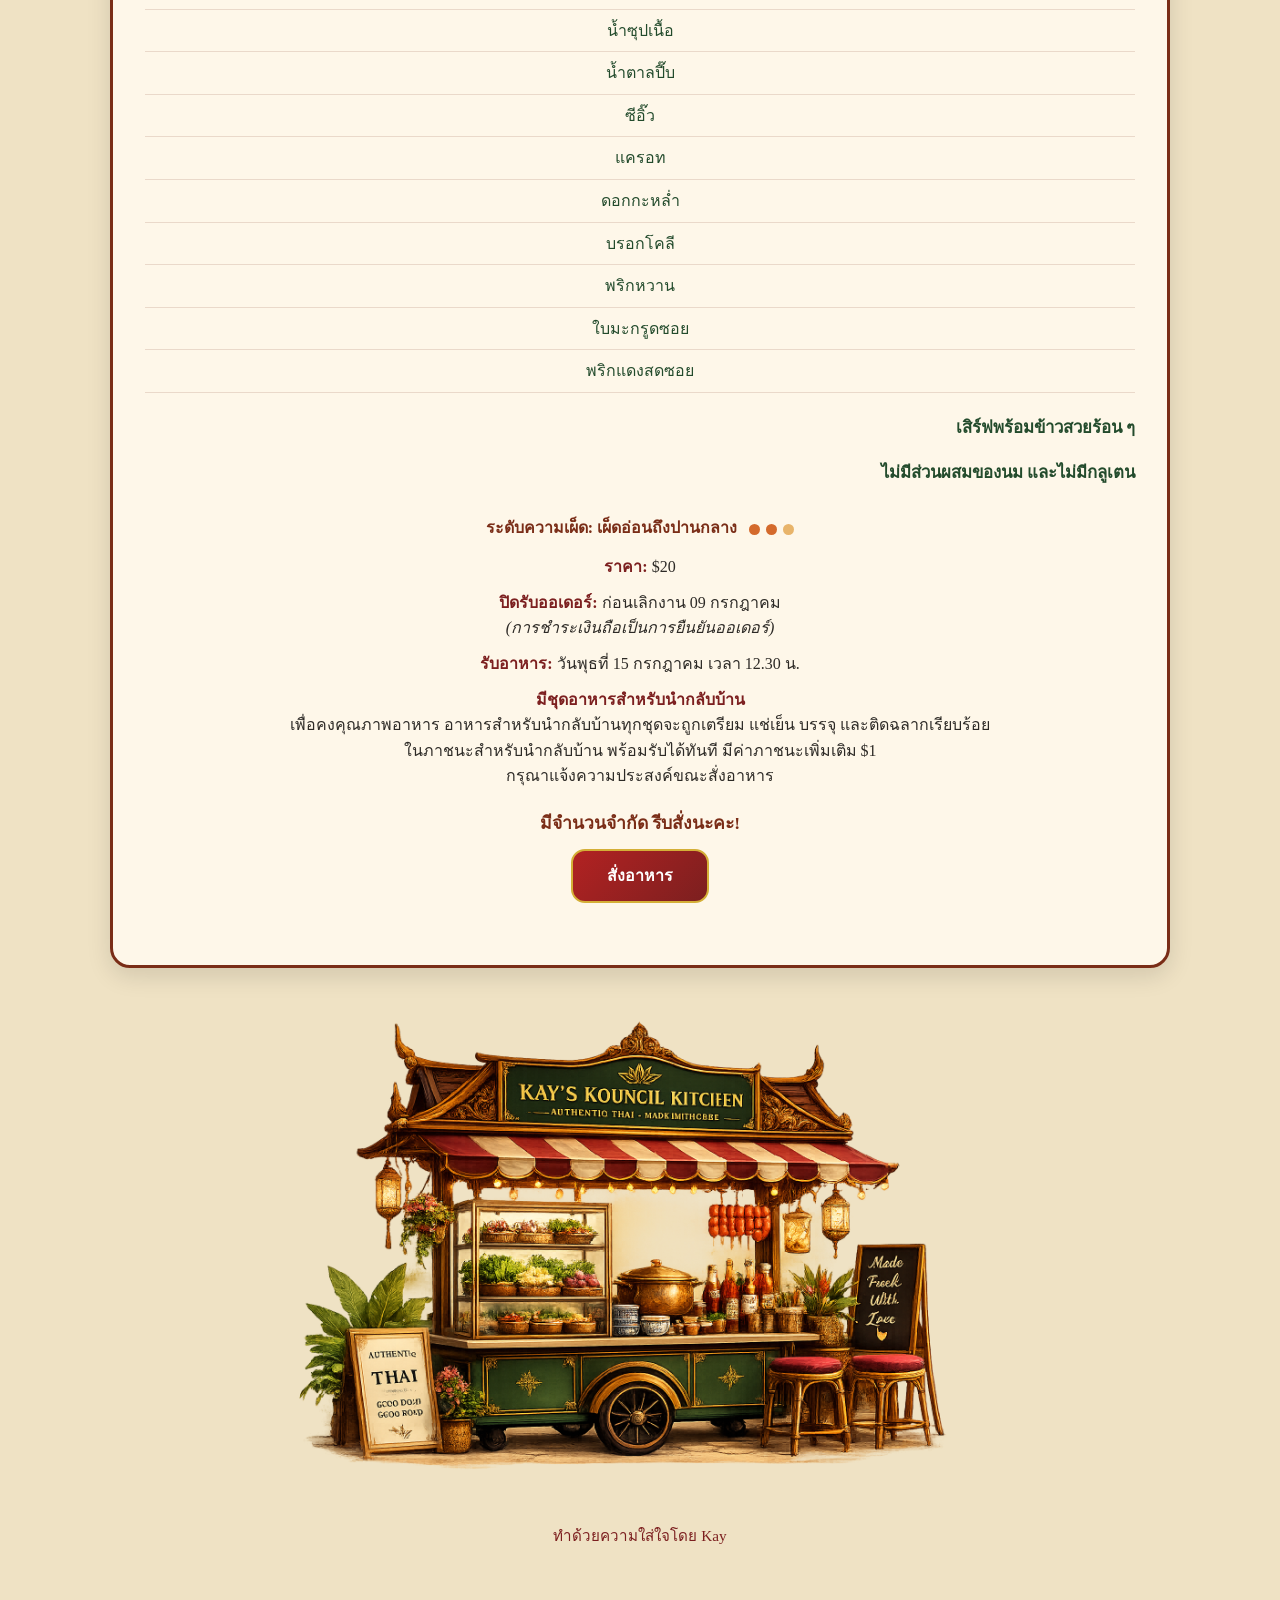
<file: public/dishes/panang-curry/thai.html>
<!DOCTYPE html>
<html lang="th">
<head>
  <meta charset="UTF-8" />
  <meta name="viewport" content="width=device-width, initial-scale=1.0" />

  <title>แกงพะแนงเนื้อ | Kay’s Kouncil Kitchen</title>

  <link rel="stylesheet" href="../../styles.css" />

  <style>
    body {
      background-image: url("../../assets/panang.webp");
      background-size: cover;
      background-position: center;
      background-attachment: fixed;
    }

    .dish-photo {
      display: block;
      width: min(92%, 520px);
      margin: 26px auto 0;
      border-radius: 28px;
      border: 3px solid #7a2d17;
      box-shadow: 0 18px 40px rgba(122, 45, 23, 0.28);
      object-fit: cover;
    }

    .served-with,
    .served-with-sub {
      text-align: right;
      list-style: none;
      font-size: 1.05rem;
      color: #7a2d17;
      font-weight: bold;
      border: none !important;
    }

    .served-with {
      margin-top: 14px;
      margin-bottom: 0;
      padding-bottom: 0;
    }

    .served-with-sub {
      margin-top: 2px;
      padding-top: 0;
    }

    .spice-level {
      margin: 20px 0 14px;
      text-align: center;
      font-weight: bold;
      color: #7a2d17;
    }

    .spice-meter {
      display: inline-flex;
      gap: 6px;
      margin-left: 8px;
      vertical-align: middle;
    }

    .spice-dot {
      width: 11px;
      height: 11px;
      border-radius: 50%;
      background: #d46a2c;
      animation: spicePulse 1.6s ease-in-out infinite;
    }

    .spice-dot:nth-child(2) {
      animation-delay: 0.18s;
    }

    .spice-dot:nth-child(3) {
      background: #e8b46a;
      animation-delay: 0.36s;
    }

    .limited-note {
      margin-top: 20px;
      text-align: center;
      font-weight: bold;
      color: #7a2d17;
      font-size: 1.1rem;
    }

    @keyframes spicePulse {
      0%, 100% {
        transform: scale(1);
        opacity: 0.65;
      }

      50% {
        transform: scale(1.3);
        opacity: 1;
      }
    }
  </style>
</head>

<body>

  <main class="site-wrapper">

    <header class="hero">

      <a href="../../index.html" class="back-button">← กลับไปที่ครัว</a>

      <div class="language-row">
        <a href="./" class="language-button">English</a>
        <a href="thai.html" class="language-button active">ไทย</a>
      </div>

      <img
        src="../../assets/logo.png"
        alt="โลโก้ Kay’s Kouncil Kitchen"
        class="logo"
        style="max-width: 420px;"
      />

      <h1>แกงพะแนงเนื้อ</h1>

      <p class="tagline">
        แกงกะทิเนื้อเนียนนุ่ม หอมใบมะกรูด เครื่องแกงรสละมุน
        พร้อมความเผ็ดอุ่น ๆ จากพริกแดง — รสชาติไทยเข้มข้นในทุกคำ
      </p>

      <img
        src="panang.png"
        alt="แกงพะแนงเนื้อ"
        class="dish-photo"
      />

    </header>

    <section class="current-offer" style="border: 3px solid #7a2d17;">

      <h2>ส่วนผสม</h2>

      <ul class="ingredients-list">
        <li>พริกแห้งสีแดง</li>
        <li>หอมแดง</li>
        <li>กระเทียม</li>
        <li>ข่า</li>
        <li>ตะไคร้</li>
        <li>ผิวมะกรูด</li>
        <li>เกลือ</li>
        <li>กะปิ</li>
        <li>เนื้อวัว</li>
        <li>กะทิ</li>
        <li>น้ำปลา</li>
        <li>น้ำซุปเนื้อ</li>
        <li>น้ำตาลปี๊บ</li>
        <li>ซีอิ๊ว</li>
        <li>แครอท</li>
        <li>ดอกกะหล่ำ</li>
        <li>บรอกโคลี</li>
        <li>พริกหวาน</li>
        <li>ใบมะกรูดซอย</li>
        <li>พริกแดงสดซอย</li>

        <li class="served-with">เสิร์ฟพร้อมข้าวสวยร้อน ๆ</li>
        <li class="served-with-sub">ไม่มีส่วนผสมของนม และไม่มีกลูเตน</li>
      </ul>

      <div class="spice-level">
        ระดับความเผ็ด: เผ็ดอ่อนถึงปานกลาง
        <span class="spice-meter" aria-hidden="true">
          <span class="spice-dot"></span>
          <span class="spice-dot"></span>
          <span class="spice-dot"></span>
        </span>
      </div>

      <div class="offer-details">
        <p><strong>ราคา:</strong> $20</p>

        <p>
          <strong>ปิดรับออเดอร์:</strong>
          ก่อนเลิกงาน 09 กรกฎาคม
          <br />
          <em>(การชำระเงินถือเป็นการยืนยันออเดอร์)</em>
        </p>

        <p>
          <strong>รับอาหาร:</strong>
          วันพุธที่ 15 กรกฎาคม เวลา 12.30 น.
        </p>

        <p>
          <strong>มีชุดอาหารสำหรับนำกลับบ้าน</strong>
          <br />
          เพื่อคงคุณภาพอาหาร อาหารสำหรับนำกลับบ้านทุกชุดจะถูกเตรียม แช่เย็น บรรจุ และติดฉลากเรียบร้อย
          <br />
          ในภาชนะสำหรับนำกลับบ้าน พร้อมรับได้ทันที มีค่าภาชนะเพิ่มเติม $1
          <br />
          กรุณาแจ้งความประสงค์ขณะสั่งอาหาร
        </p>
      </div>

      <p class="limited-note">
        มีจำนวนจำกัด รีบสั่งนะคะ!
      </p>

      <a
        class="order-button"
        href="mailto:kayskouncilkitchen@gmail.com?subject=Kay%27s%20Kouncil%20Kitchen%20Order%20-%20Panang%20Curry&body=Hi%20Kay,%0D%0A%0D%0AI%20would%20like%20to%20order%20your%20amazing%20Beef%20Panang%20Curry.%0D%0A%0D%0AName:%0D%0AQuantity:%0D%0ATake-home%20Pack%20(Yes/No%20-%20add%20%241%20for%20takeaway%20container):%0D%0A%0D%0AI%20will%20pay%20Robert%20%2420%20per%20serve%20at%20reception%20shortly.%0D%0A%0D%0AThank%20you!"
      >
        สั่งอาหาร
      </a>

    </section>

    <section class="dish-footer-art">
      <img
        src="../../assets/hero-banner.webp"
        alt="รถเข็นอาหารไทยของ Kay’s Kouncil Kitchen"
        class="footer-cart"
      />
    </section>

    <footer>
      <p>ทำด้วยความใส่ใจโดย Kay</p>
    </footer>

  </main>

  <script src="../../script.js"></script>

</body>
</html>
</file>
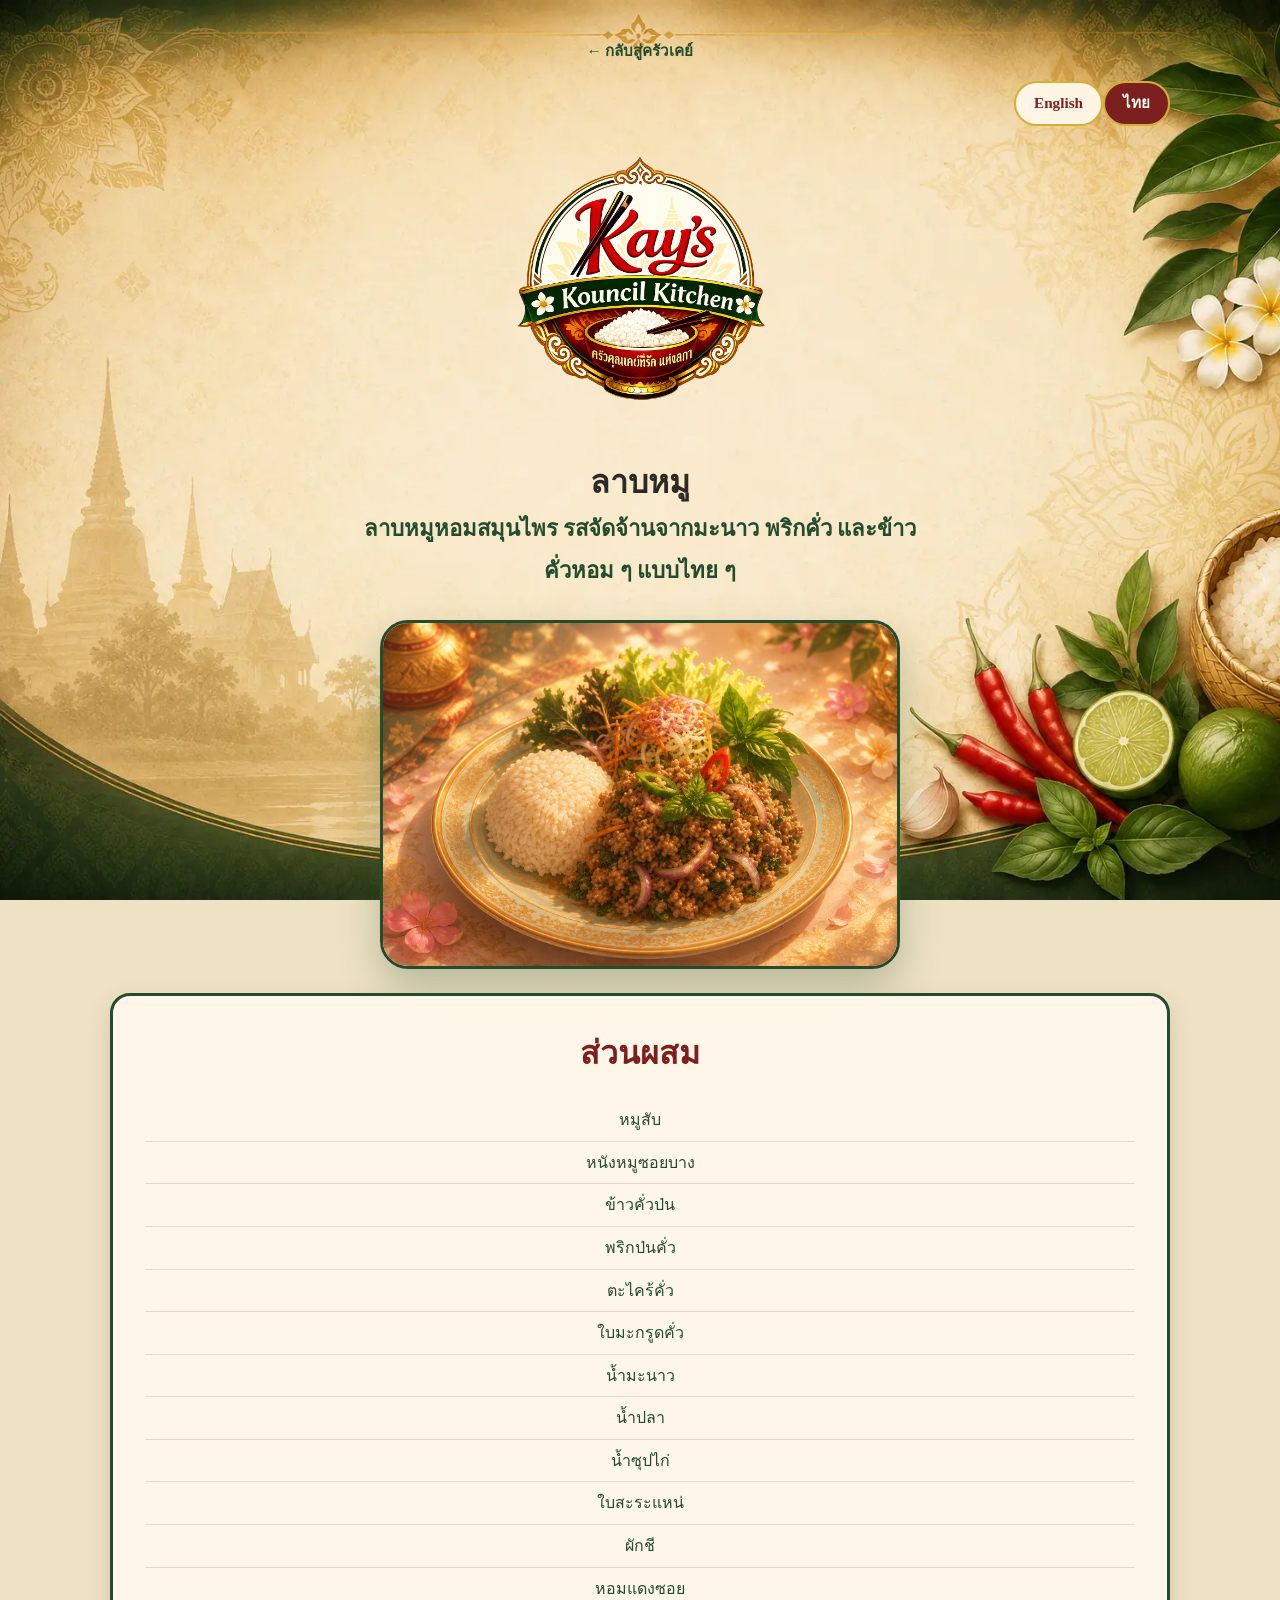
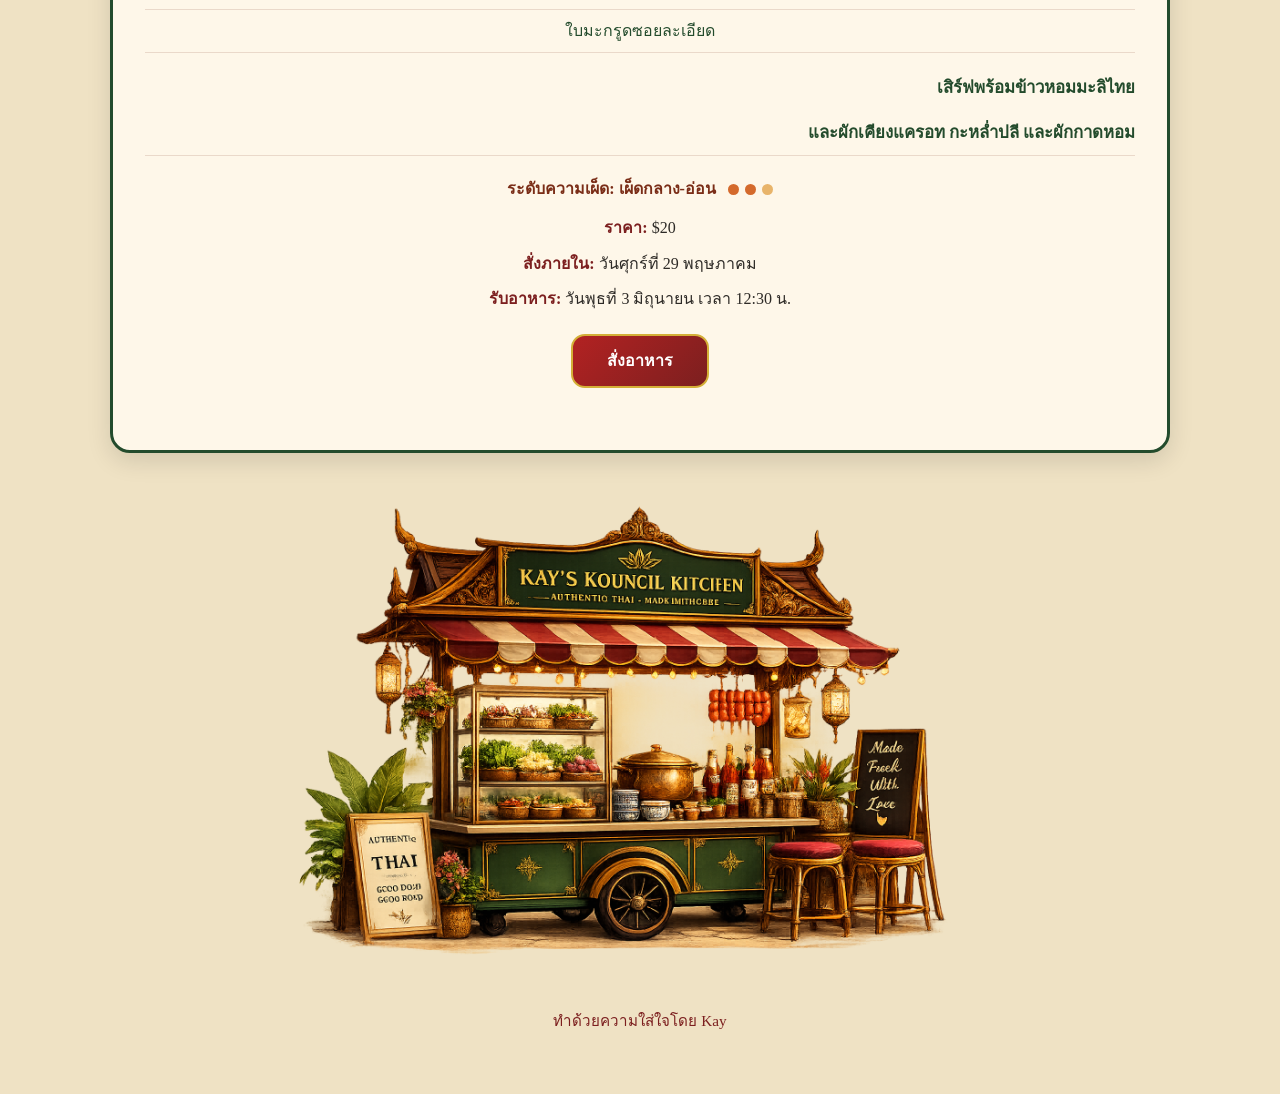
<file: public/dishes/pork-larb/thai.html>
<!DOCTYPE html>
<html lang="th">
<head>
  <meta charset="UTF-8" />
  <meta name="viewport" content="width=device-width, initial-scale=1.0" />
  <title>ลาบหมู | Kay’s Kouncil Kitchen</title>
  <link rel="stylesheet" href="../../styles.css" />

  <style>
    .dish-photo {
      display: block;
      width: min(92%, 520px);
      margin: 26px auto 0;
      border-radius: 28px;
      border: 3px solid #234b2c;
      box-shadow: 0 18px 40px rgba(35, 75, 44, 0.28);
      object-fit: cover;
    }

    .served-with {
      text-align: right;
      list-style: none;
      margin-top: 14px;
      margin-bottom: 0;
      padding-bottom: 0;
      border-bottom: none !important;

      font-size: 1.05rem;
      color: #234b2c;
      font-weight: bold;
    }

    .served-with-sub {
      text-align: right;
      list-style: none;
      margin-top: 2px;
      padding-top: 0;
      border-top: none !important;

      font-size: 1.05rem;
      color: #234b2c;
      font-weight: bold;
    }

    .spice-level {
      margin: 20px 0 14px;
      text-align: center;
      font-weight: bold;
      color: #7a2d17;
    }

    .spice-meter {
      display: inline-flex;
      gap: 6px;
      margin-left: 8px;
      vertical-align: middle;
    }

    .spice-dot {
      width: 11px;
      height: 11px;
      border-radius: 50%;
      background: #d46a2c;
      animation: spicePulse 1.6s ease-in-out infinite;
    }

    .spice-dot:nth-child(2) {
      animation-delay: 0.18s;
    }

    .spice-dot:nth-child(3) {
      background: #e8b46a;
      animation-delay: 0.36s;
    }

    @keyframes spicePulse {
      0%, 100% {
        transform: scale(1);
        opacity: 0.65;
      }
      50% {
        transform: scale(1.3);
        opacity: 1;
      }
    }
  </style>
</head>
<body>

  <main class="site-wrapper">

    <header class="hero">

      <a href="../../index-thai.html" class="back-button">← กลับสู่ครัวเคย์</a>

      <div class="language-row">
        <a href="./" class="language-button">English</a>
        <a href="thai.html" class="language-button active">ไทย</a>
      </div>

      <img src="../../assets/logo.png" alt="Kay’s Kouncil Kitchen logo" class="logo" style="max-width: 420px;" />

      <h1>ลาบหมู</h1>

      <p class="tagline">
        ลาบหมูหอมสมุนไพร รสจัดจ้านจากมะนาว พริกคั่ว
        และข้าวคั่วหอม ๆ แบบไทย ๆ
      </p>

      <img
        src="porklarb.png"
        alt="ลาบหมู"
        class="dish-photo"
      />
    </header>

    <section class="current-offer" style="border: 3px solid #234b2c;">
      <h2>ส่วนผสม</h2>

      <ul class="ingredients-list">
        <li>หมูสับ</li>
        <li>หนังหมูซอยบาง</li>
        <li>ข้าวคั่วป่น</li>
        <li>พริกป่นคั่ว</li>
        <li>ตะไคร้คั่ว</li>
        <li>ใบมะกรูดคั่ว</li>
        <li>น้ำมะนาว</li>
        <li>น้ำปลา</li>
        <li>น้ำซุปไก่</li>
        <li>ใบสะระแหน่</li>
        <li>ผักชี</li>
        <li>หอมแดงซอย</li>
        <li>ใบมะกรูดซอยละเอียด</li>

        <li class="served-with">
          เสิร์ฟพร้อมข้าวหอมมะลิไทย
        </li>

        <li class="served-with-sub">
          และผักเคียงแครอท กะหล่ำปลี และผักกาดหอม
        </li>
      </ul>

      <div class="spice-level">
        ระดับความเผ็ด: เผ็ดกลาง-อ่อน
        <span class="spice-meter" aria-hidden="true">
          <span class="spice-dot"></span>
          <span class="spice-dot"></span>
          <span class="spice-dot"></span>
        </span>
      </div>

      <div class="offer-details">
        <p><strong>ราคา:</strong> $20</p>
        <p><strong>สั่งภายใน:</strong> วันศุกร์ที่ 29 พฤษภาคม</p>
        <p><strong>รับอาหาร:</strong> วันพุธที่ 3 มิถุนายน เวลา 12:30 น.</p>
      </div>

      <a
        class="order-button"
        href="mailto:kayskouncilkitchen@gmail.com?subject=Kay's Kouncil Kitchen Order - Pork Larb&body=Hi Kay,%0D%0A%0D%0AI would like to order Pork Larb.%0D%0A%0D%0AName:%0D%0AQuantity:%0D%0A%0D%0AI will pay Robert at reception shortly.%0D%0A%0D%0AThank you!"
      >
        สั่งอาหาร
      </a>
    </section>

    <section class="dish-footer-art">
      <img src="../../assets/hero-banner.webp" alt="Kay’s Kouncil Kitchen Thai street cart" class="footer-cart" />
    </section>

    <footer>
      <p>ทำด้วยความใส่ใจโดย Kay</p>
    </footer>

  </main>

  <script src="../../script.js"></script>
</body>
</html>
</file>
<file: public/styles.css>
* {
  margin: 0;
  padding: 0;
  box-sizing: border-box;
}

body {
  font-family: Georgia, serif;
  background-image: url("assets/bg-thai.webp");
  background-size: cover;
  background-position: center;
  background-attachment: fixed;
  background-color: #efe2c4;
  color: #2d2a26;
  line-height: 1.6;
  min-height: 100vh;
}

.site-wrapper {
  max-width: 1100px;
  margin: 0 auto;
  padding: 28px 20px 40px;
}

.hero {
  text-align: center;
  padding: 10px 0 24px;
}

.back-button {
  display: inline-block;
  margin-bottom: 18px;
  color: #234b2c;
  text-decoration: none;
  font-weight: bold;
  font-size: 0.95rem;
}

.back-button:hover {
  text-decoration: underline;
}

.language-row {
  display: flex;
  justify-content: flex-end;
  margin-bottom: 20px;
}

.language-button {
  background: rgba(255, 248, 235, 0.95);
  color: #7c1f1f;
  padding: 8px 18px;
  border-radius: 999px;
  text-decoration: none;
  font-weight: bold;
  font-size: 0.95rem;
  border: 2px solid #d4af37;
  transition: all 0.3s ease;
}

.language-button:hover,
.language-button.active {
  background: #7c1f1f;
  color: #fff8eb;
}

.logo {
  max-width: 600px;
  width: 100%;
  margin-bottom: 24px;
}

.tagline {
  font-size: 1.38rem;
  font-weight: bold;
  color: #234b2c;
  max-width: 560px;
  margin: 0 auto 28px;
  line-height: 1.9;
  text-align: center;
}

.subtagline {
  font-size: 1.02rem;
  color: #3f3428;
  max-width: 860px;
  margin: 0 auto 26px;
  line-height: 1.95;
  text-align: center;
}

.current-offer {
  background: rgba(255, 248, 235, 0.96);
  border: 2px solid #d4af37;
  border-radius: 20px;
  padding: 32px;
  margin: 0 auto 36px;
  box-shadow: 0 8px 24px rgba(0, 0, 0, 0.12);
  text-align: center;
}

.current-offer h2 {
  margin-bottom: 18px;
  color: #7c1f1f;
  font-size: 2rem;
}

.description {
  margin-top: 10px;
  margin-bottom: 20px;
  color: #4a3b2b;
  font-size: 1rem;
}

.order-button {
  display: inline-block;
  width: auto;
  text-align: center;
  background: linear-gradient(135deg, #b22222, #7c1f1f);
  color: white;
  text-decoration: none;
  padding: 12px 34px;
  margin: 12px auto 30px;
  border-radius: 14px;
  font-size: 1rem;
  font-weight: bold;
  border: 2px solid #d4af37;
  transition: transform 0.2s ease, background 0.3s ease;
}

.order-button:hover {
  transform: scale(1.03);
  background: linear-gradient(135deg, #c62828, #8b0000);
}

.dish-image {
  width: 100%;
  border-radius: 14px;
  border: 2px solid #d4af37;
  margin-bottom: 20px;
  object-fit: cover;
}

.offer-details h3 {
  font-size: 2rem;
  margin-bottom: 10px;
  color: #234b2c;
}

.offer-details p {
  margin-bottom: 10px;
  color: #2d2a26;
}

.offer-details strong {
  color: #7c1f1f;
}

.ingredients-list {
  list-style: none;
  padding: 0;
  margin: 20px 0;
}

.ingredients-list li {
  padding: 8px 0;
  border-bottom: 1px solid rgba(122, 46, 31, 0.15);
  color: #234b2c;
}

.dish-footer-art {
  margin-top: 40px;
  text-align: center;
}

.footer-cart {
  width: 100%;
  max-width: 700px;
  height: auto;
  display: block;
  margin: 0 auto;
}

footer {
  text-align: center;
  margin-top: 30px;
  padding: 20px 0;
  color: #7c1f1f;
  font-size: 0.95rem;
}

@media (max-width: 600px) {
  .site-wrapper {
    padding: 18px 14px 32px;
  }

  .logo {
    max-width: 250px;
  }

  .tagline {
    font-size: 1.18rem;
    line-height: 1.75;
  }

  .subtagline {
    font-size: 0.95rem;
    line-height: 1.8;
  }

  .current-offer {
    padding: 24px 18px;
  }

  .current-offer h2 {
    font-size: 1.7rem;
  }
}
</file>
<file: kitchen/public/styles.css>
* {
  margin: 0;
  padding: 0;
  box-sizing: border-box;
}

body {
  font-family: Georgia, serif;
  background-image: url("assets/bg-thai.webp");
  background-size: cover;
  background-position: center;
  background-attachment: fixed;
  background-color: #efe2c4;
  color: #2d2a26;
  line-height: 1.6;
  min-height: 100vh;
}

.site-wrapper {
  max-width: 1100px;
  margin: 0 auto;
  padding: 28px 20px 40px;
}

.hero {
  text-align: center;
  padding: 10px 0 24px;
}

.back-button {
  display: inline-block;
  margin-bottom: 18px;
  color: #234b2c;
  text-decoration: none;
  font-weight: bold;
  font-size: 0.95rem;
}

.back-button:hover {
  text-decoration: underline;
}

.language-row {
  display: flex;
  justify-content: flex-end;
  margin-bottom: 20px;
}

.language-button {
  background: rgba(255, 248, 235, 0.95);
  color: #7c1f1f;
  padding: 8px 18px;
  border-radius: 999px;
  text-decoration: none;
  font-weight: bold;
  font-size: 0.95rem;
  border: 2px solid #d4af37;
  transition: all 0.3s ease;
}

.language-button:hover,
.language-button.active {
  background: #7c1f1f;
  color: #fff8eb;
}

.logo {
  max-width: 600px;
  width: 100%;
  margin-bottom: 24px;
}

.tagline {
  font-size: 1.38rem;
  font-weight: bold;
  color: #234b2c;
  max-width: 560px;
  margin: 0 auto 28px;
  line-height: 1.9;
  text-align: center;
}

.subtagline {
  font-size: 1.02rem;
  color: #3f3428;
  max-width: 860px;
  margin: 0 auto 26px;
  line-height: 1.95;
  text-align: center;
}

.current-offer {
  background: rgba(255, 248, 235, 0.96);
  border: 2px solid #d4af37;
  border-radius: 20px;
  padding: 32px;
  margin: 0 auto 36px;
  box-shadow: 0 8px 24px rgba(0, 0, 0, 0.12);
  text-align: center;
}

.current-offer h2 {
  margin-bottom: 18px;
  color: #7c1f1f;
  font-size: 2rem;
}

.description {
  margin-top: 10px;
  margin-bottom: 20px;
  color: #4a3b2b;
  font-size: 1rem;
}

.order-button {
  display: inline-block;
  width: auto;
  text-align: center;
  background: linear-gradient(135deg, #b22222, #7c1f1f);
  color: white;
  text-decoration: none;
  padding: 12px 34px;
  margin: 12px auto 30px;
  border-radius: 14px;
  font-size: 1rem;
  font-weight: bold;
  border: 2px solid #d4af37;
  transition: transform 0.2s ease, background 0.3s ease;
}

.order-button:hover {
  transform: scale(1.03);
  background: linear-gradient(135deg, #c62828, #8b0000);
}

.dish-image {
  width: 100%;
  border-radius: 14px;
  border: 2px solid #d4af37;
  margin-bottom: 20px;
  object-fit: cover;
}

.offer-details h3 {
  font-size: 2rem;
  margin-bottom: 10px;
  color: #234b2c;
}

.offer-details p {
  margin-bottom: 10px;
  color: #2d2a26;
}

.offer-details strong {
  color: #7c1f1f;
}

.ingredients-list {
  list-style: none;
  padding: 0;
  margin: 20px 0;
}

.ingredients-list li {
  padding: 8px 0;
  border-bottom: 1px solid rgba(122, 46, 31, 0.15);
  color: #234b2c;
}

.dish-footer-art {
  margin-top: 40px;
  text-align: center;
}

.footer-cart {
  width: 100%;
  max-width: 700px;
  height: auto;
  display: block;
  margin: 0 auto;
}

footer {
  text-align: center;
  margin-top: 30px;
  padding: 20px 0;
  color: #7c1f1f;
  font-size: 0.95rem;
}

@media (max-width: 600px) {
  .site-wrapper {
    padding: 18px 14px 32px;
  }

  .logo {
    max-width: 250px;
  }

  .tagline {
    font-size: 1.18rem;
    line-height: 1.75;
  }

  .subtagline {
    font-size: 0.95rem;
    line-height: 1.8;
  }

  .current-offer {
    padding: 24px 18px;
  }

  .current-offer h2 {
    font-size: 1.7rem;
  }
}
</file>
